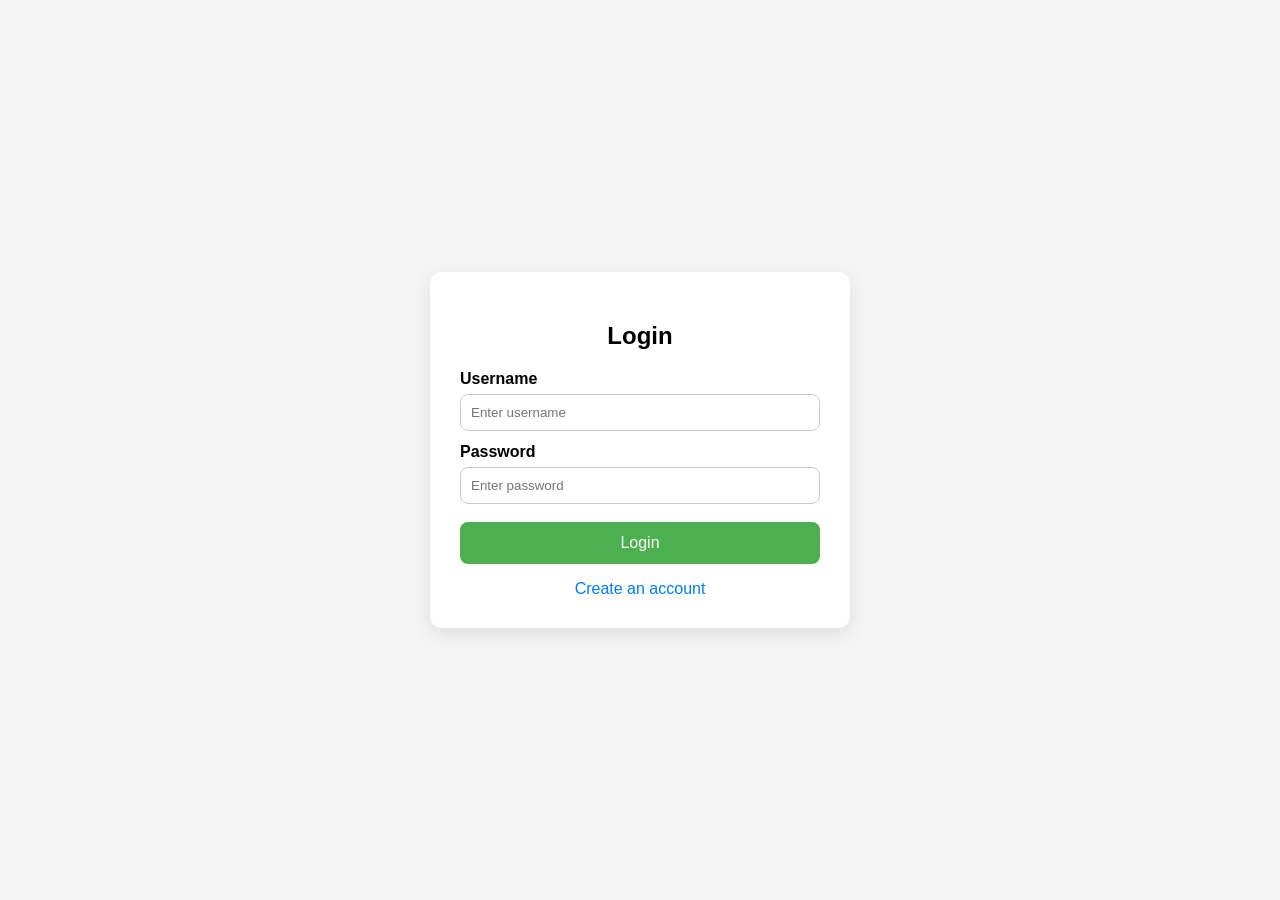
<file: src/main/resources/static/login.html>
<!DOCTYPE html>
<html lang="en">
<head>
    <meta charset="UTF-8">
    <meta name="viewport" content="width=device-width, initial-scale=1.0">
    <title>Login</title>
    <style>
        body {
            font-family: Arial, sans-serif;
            background: #f5f5f5;
            display: flex;
            justify-content: center;
            align-items: center;
            height: 100vh;
            margin: 0;
        }
        .card {
            background: white;
            padding: 30px;
            border-radius: 12px;
            box-shadow: 0 6px 20px rgba(0,0,0,0.1);
            width: 360px;
        }
        h2 {
            text-align: center;
            margin-bottom: 20px;
        }
        label {
            display: block;
            margin: 12px 0 6px;
            font-weight: bold;
        }
        input {
            width: 100%;
            padding: 10px;
            box-sizing: border-box;
            border: 1px solid #ccc;
            border-radius: 8px;
        }
        button {
            width: 100%;
            margin-top: 18px;
            padding: 12px;
            border: none;
            border-radius: 8px;
            background: #4CAF50;
            color: white;
            font-size: 16px;
            cursor: pointer;
        }
        .link {
            text-align: center;
            margin-top: 16px;
        }
        .link a {
            color: #007bff;
            text-decoration: none;
        }
    </style>
</head>
<body>
    <div class="card">
        <h2>Login</h2>
        <form action="/login" method="post">
            <label for="username">Username</label>
            <input type="text" id="username" name="username" placeholder="Enter username" required>

            <label for="password">Password</label>
            <input type="password" id="password" name="password" placeholder="Enter password" required>

            <button type="submit">Login</button>
        </form>
        <div class="link">
            <a href="/signup">Create an account</a>
        </div>
    </div>
</body>
</html>
</file>
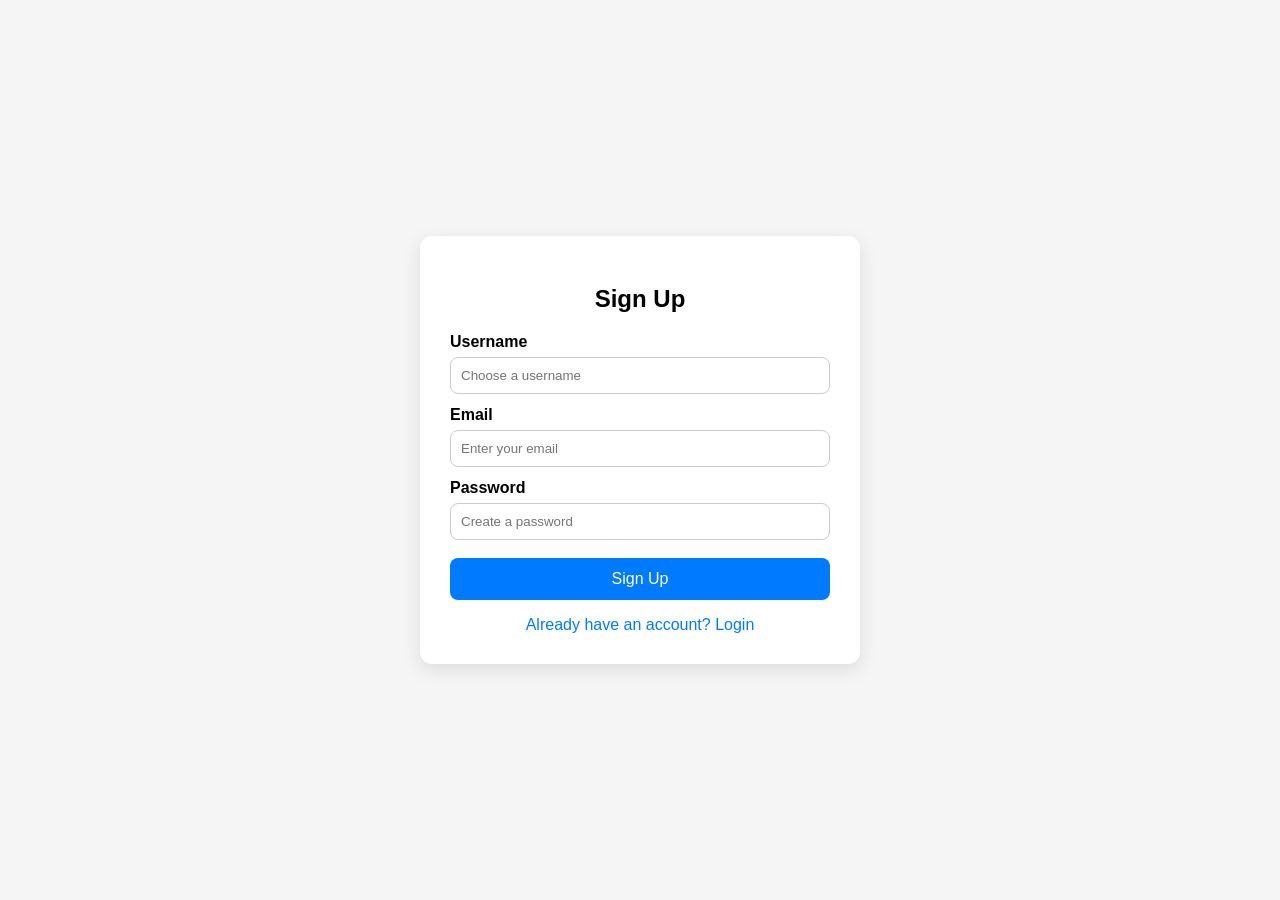
<file: src/main/resources/static/signup.html>
<!DOCTYPE html>
<html lang="en">
<head>
    <meta charset="UTF-8">
    <meta name="viewport" content="width=device-width, initial-scale=1.0">
    <title>Sign Up</title>
    <style>
        body {
            font-family: Arial, sans-serif;
            background: #f5f5f5;
            display: flex;
            justify-content: center;
            align-items: center;
            height: 100vh;
            margin: 0;
        }
        .card {
            background: white;
            padding: 30px;
            border-radius: 12px;
            box-shadow: 0 6px 20px rgba(0,0,0,0.1);
            width: 380px;
        }
        h2 {
            text-align: center;
            margin-bottom: 20px;
        }
        label {
            display: block;
            margin: 12px 0 6px;
            font-weight: bold;
        }
        input {
            width: 100%;
            padding: 10px;
            box-sizing: border-box;
            border: 1px solid #ccc;
            border-radius: 8px;
        }
        button {
            width: 100%;
            margin-top: 18px;
            padding: 12px;
            border: none;
            border-radius: 8px;
            background: #007bff;
            color: white;
            font-size: 16px;
            cursor: pointer;
        }
        .link {
            text-align: center;
            margin-top: 16px;
        }
        .link a {
            color: #007bff;
            text-decoration: none;
        }
        .message {
            text-align: center;
            margin-bottom: 12px;
        }
        .success-message {
            color: #16803c;
        }
        .error-message {
            color: #b42318;
        }
    </style>
</head>
<body>
    <div class="card">
        <h2>Sign Up</h2>
        <p class="message success-message" id="signup-message" role="status" hidden>
            Account created successfully.
        </p>
        <p class="message error-message" id="signup-error" role="alert" hidden></p>
        <form action="/signup" method="post">
            <label for="username">Username</label>
            <input type="text" id="username" name="username" placeholder="Choose a username" required>

            <label for="email">Email</label>
            <input type="email" id="email" name="email" placeholder="Enter your email" required>

            <label for="password">Password</label>
            <input type="password" id="password" name="password" placeholder="Create a password" required>

            <button type="submit">Sign Up</button>
        </form>
        <div class="link">
            <a href="/login">Already have an account? Login</a>
        </div>
    </div>
    <script>
        const signupStatus = new URLSearchParams(window.location.search);
        if (signupStatus.has("success")) {
            document.getElementById("signup-message").hidden = false;
        } else if (signupStatus.get("error") === "duplicate") {
            const errorMessage = document.getElementById("signup-error");
            errorMessage.textContent = "That username or email is already registered. Please use a different one.";
            errorMessage.hidden = false;
        } else if (signupStatus.get("error") === "invalid") {
            const errorMessage = document.getElementById("signup-error");
            errorMessage.textContent = "Please enter valid signup details.";
            errorMessage.hidden = false;
        }
    </script>
</body>
</html>
</file>
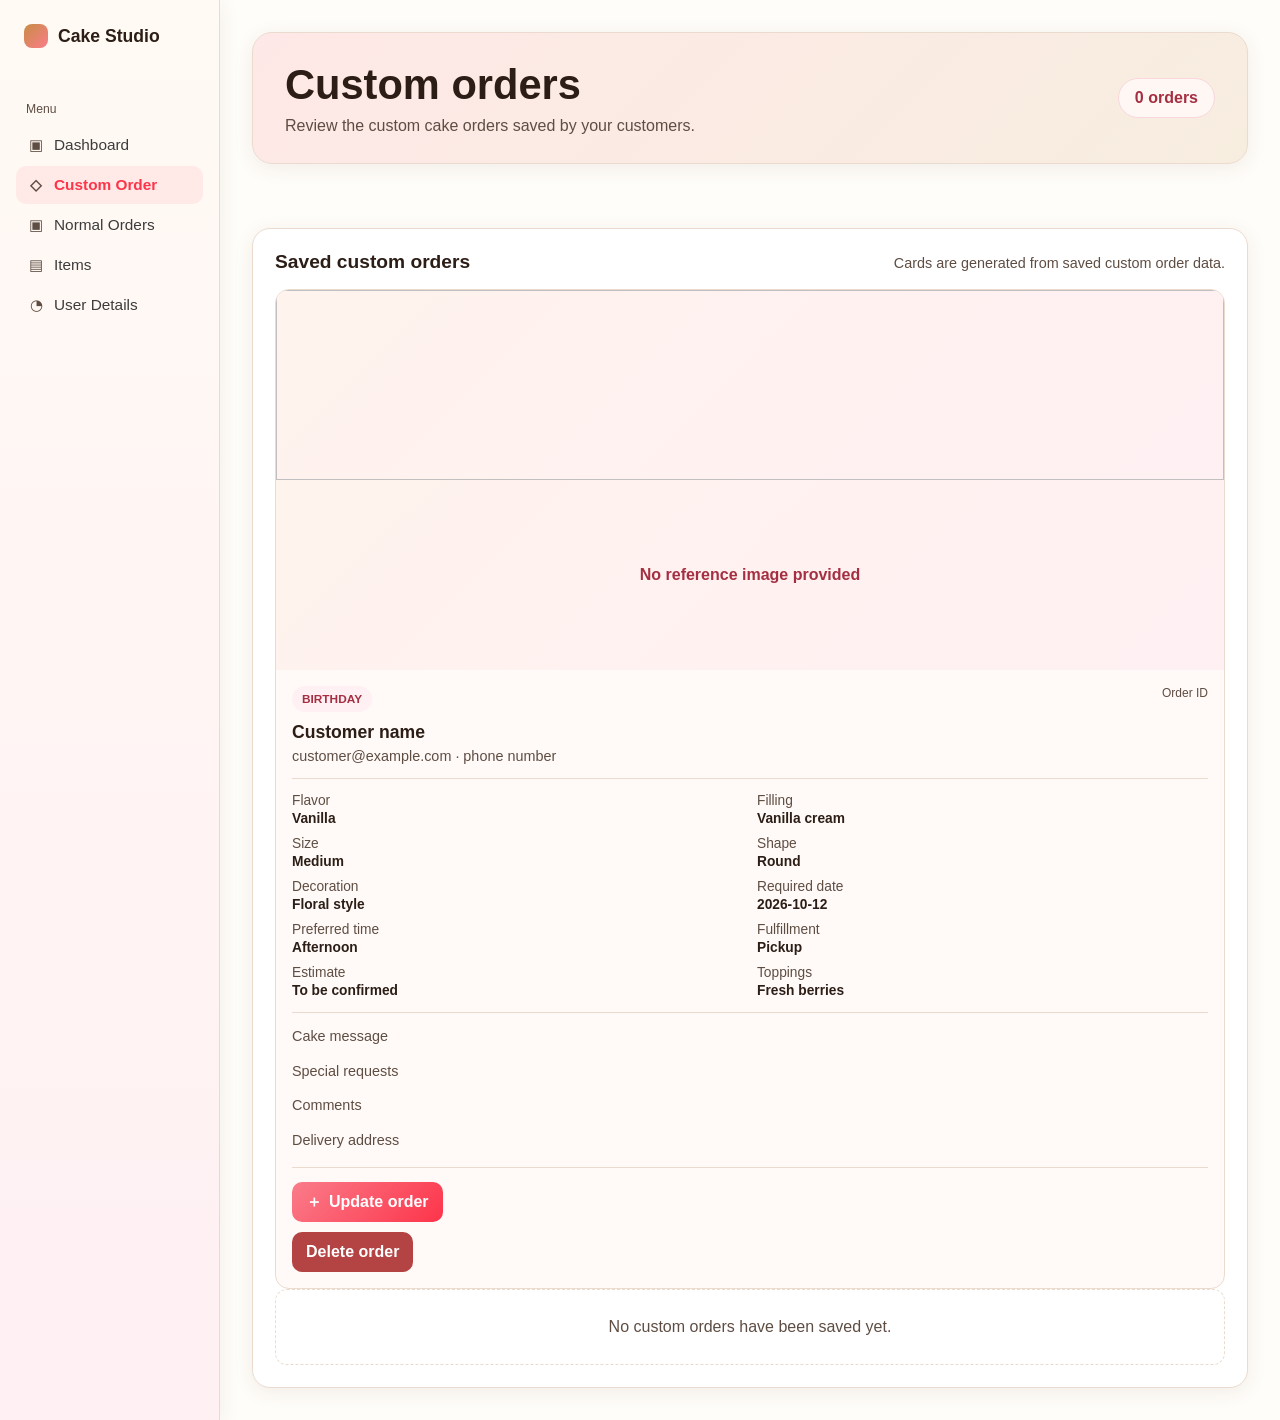
<file: src/main/java/com/example/cake/Admin/static/custome_order.html>
<!DOCTYPE html>
<html lang="en" xmlns:th="http://www.thymeleaf.org">
<head>
  <meta charset="UTF-8">
  <meta name="viewport" content="width=device-width, initial-scale=1.0">
  <title>Custom Orders | Cake Studio Admin</title>
  <style>
    :root {
      --bg: #fffdf9;
      --heading: #2c1e16;
      --muted: #5e4d43;
      --line: #eadbce;
      --shadow: 0 4px 20px rgba(78, 48, 25, 0.08);
    }

    * { box-sizing: border-box; }

    body {
      margin: 0;
      background: var(--bg);
      color: var(--heading);
      font-family: "Plus Jakarta Sans", Arial, sans-serif;
    }

    .admin-layout {
      display: flex;
      min-height: 100vh;
    }

    .sidebar {
      width: 220px;
      min-width: 220px;
      min-height: 100vh;
      background: linear-gradient(180deg, #fffaf4 0%, #fff0f3 100%);
      border-right: 1px solid var(--line);
      padding: 18px 16px 24px;
      display: flex;
      flex-direction: column;
      box-shadow: var(--shadow);
    }

    .brand {
      display: flex;
      align-items: center;
      gap: 10px;
      padding: 6px 8px 18px;
      color: var(--heading);
      font-size: 1.1rem;
      font-weight: 700;
      text-decoration: none;
    }

    .brand-mark {
      width: 24px;
      height: 24px;
      border-radius: 8px;
      background: linear-gradient(135deg, #c88d44, #fa7c8a);
    }

    .nav-section {
      margin-top: 14px;
      padding-top: 10px;
    }

    .nav-title {
      margin: 12px 10px 10px;
      color: var(--muted);
      font-size: 0.76rem;
    }

    .nav-item {
      display: flex;
      align-items: center;
      gap: 10px;
      padding: 10px 12px;
      margin: 2px 0;
      border-radius: 10px;
      color: #3c3c3c;
      font-size: 0.96rem;
      text-decoration: none;
    }

    .nav-item:hover,
    .nav-item.active {
      background: rgba(250, 124, 138, 0.12);
      color: #fd344a;
    }

    .nav-item.active { font-weight: 700; }

    .nav-item .icon {
      width: 16px;
      color: var(--muted);
      text-align: center;
    }

    .main {
      flex: 1;
      min-width: 0;
      padding: 32px;
    }

    .page-header {
      display: flex;
      align-items: center;
      justify-content: space-between;
      gap: 20px;
      padding: 28px 32px;
      background: linear-gradient(135deg, rgba(250, 124, 138, 0.16), rgba(200, 141, 68, 0.14));
      border: 1px solid var(--line);
      border-radius: 20px;
      box-shadow: var(--shadow);
    }

    h1 {
      margin: 0 0 8px;
      font-size: clamp(1.8rem, 4vw, 2.6rem);
    }

    .page-header p {
      margin: 0;
      color: var(--muted);
    }

    .summary-pill {
      flex: 0 0 auto;
      padding: 10px 16px;
      border: 1px solid #f8d7dd;
      border-radius: 999px;
      background: #fff7f3;
      color: #a52f42;
      font-weight: 700;
    }

    .message {
      margin: 18px 0 0;
      padding: 12px 15px;
      border-radius: 10px;
    }

    .message.success {
      background: #eafaf2;
      color: #16704d;
    }

    .message.error {
      background: #fff0ed;
      color: #a52f26;
    }

    .panel {
      margin-top: 22px;
      padding: 22px;
      border: 1px solid var(--line);
      border-radius: 18px;
      background: #fff;
      box-shadow: var(--shadow);
    }

    .panel-heading {
      display: flex;
      align-items: baseline;
      justify-content: space-between;
      gap: 12px;
      margin-bottom: 16px;
    }

    .panel h2 {
      margin: 0;
      font-size: 1.2rem;
    }

    .panel-heading p {
      margin: 0;
      color: var(--muted);
      font-size: 0.9rem;
    }

    .order-list {
      display: grid;
      grid-template-columns: repeat(auto-fit, minmax(min(100%, 290px), 1fr));
      gap: 16px;
    }

    .order-card {
      overflow: hidden;
      border: 1px solid var(--line);
      border-radius: 14px;
      background: #fffaf7;
    }

    .order-image {
      display: block;
      width: 100%;
      height: 190px;
      object-fit: cover;
      background: linear-gradient(135deg, #fff3ed, #fff0f3);
    }

    .image-placeholder {
      display: grid;
      min-height: 190px;
      place-items: center;
      padding: 20px;
      background: linear-gradient(135deg, #fff3ed, #fff0f3);
      color: #a52f42;
      font-weight: 700;
      text-align: center;
    }

    .order-details { padding: 16px; }

    .order-topline {
      display: flex;
      align-items: flex-start;
      justify-content: space-between;
      gap: 10px;
      margin-bottom: 10px;
    }

    .occasion {
      display: inline-block;
      padding: 6px 10px;
      border-radius: 999px;
      background: #fff1f3;
      color: #a52f42;
      font-size: 0.74rem;
      font-weight: 700;
      text-transform: uppercase;
    }

    .order-id {
      max-width: 45%;
      color: var(--muted);
      font-size: 0.75rem;
      overflow-wrap: anywhere;
      text-align: right;
    }

    .order-details h3 {
      margin: 0 0 5px;
      font-size: 1.1rem;
    }

    .contact {
      margin: 0 0 14px;
      color: var(--muted);
      font-size: 0.9rem;
      overflow-wrap: anywhere;
    }

    .order-meta {
      display: grid;
      grid-template-columns: 1fr 1fr;
      gap: 10px 14px;
      margin: 0;
      padding: 14px 0;
      border-top: 1px solid var(--line);
      border-bottom: 1px solid var(--line);
      font-size: 0.86rem;
    }

    .order-meta div { min-width: 0; }
    .order-meta dt { color: var(--muted); }
    .order-meta dd {
      margin: 3px 0 0;
      font-weight: 700;
      overflow-wrap: anywhere;
    }

    .request {
      margin: 13px 0 0;
      color: var(--muted);
      font-size: 0.9rem;
      line-height: 1.5;
      overflow-wrap: anywhere;
    }

    .update-panel {
      margin-top: 16px;
      border-top: 1px solid var(--line);
      padding-top: 14px;
    }

    .update-button,
    .save-button {
      display: inline-flex;
      align-items: center;
      justify-content: center;
      min-height: 40px;
      padding: 9px 14px;
      border: 0;
      border-radius: 10px;
      background: linear-gradient(135deg, #fa7c8a, #fd344a);
      color: #fff;
      font: inherit;
      font-weight: 700;
      cursor: pointer;
    }

    .update-button {
      width: fit-content;
      list-style: none;
    }

    .update-button::-webkit-details-marker { display: none; }

    .update-button::before {
      content: "＋";
      margin-right: 7px;
    }

    .update-panel[open] .update-button::before { content: "−"; }

    .delete-order-button {
      display: inline-flex;
      align-items: center;
      justify-content: center;
      min-height: 40px;
      margin-top: 10px;
      padding: 9px 14px;
      border: 0;
      border-radius: 10px;
      background: #b44343;
      color: #fff;
      font: inherit;
      font-weight: 700;
      cursor: pointer;
    }

    .delete-order-button:hover { background: #963737; }

    .update-form {
      display: grid;
      gap: 12px;
      margin-top: 14px;
    }

    .update-fields {
      display: grid;
      grid-template-columns: 1fr 1fr;
      gap: 10px;
    }

    .update-field {
      display: grid;
      gap: 5px;
      min-width: 0;
    }

    .update-field.wide { grid-column: 1 / -1; }

    .update-field label {
      color: var(--muted);
      font-size: 0.8rem;
      font-weight: 700;
    }

    .update-field input,
    .update-field textarea,
    .update-field select {
      width: 100%;
      min-width: 0;
      padding: 9px 10px;
      border: 1px solid var(--line);
      border-radius: 8px;
      background: #fff;
      color: var(--heading);
      font: inherit;
      font-size: 0.88rem;
    }

    .update-field textarea {
      min-height: 72px;
      resize: vertical;
    }

    .save-button { justify-self: start; }

    .empty-state {
      margin: 0;
      padding: 28px 20px;
      border: 1px dashed var(--line);
      border-radius: 12px;
      color: var(--muted);
      text-align: center;
    }

    @media (max-width: 820px) {
      .admin-layout { flex-direction: column; }

      .sidebar {
        width: 100%;
        min-width: 0;
        min-height: 0;
        border-right: 0;
        border-bottom: 1px solid var(--line);
        padding: 12px 14px;
      }

      .nav-section {
        display: flex;
        flex-wrap: wrap;
        align-items: center;
        gap: 4px;
        margin: 0;
        padding: 0;
      }

      .nav-title { display: none; }
      .main { padding: 20px 14px; }
      .page-header { padding: 24px 20px; }
    }

    @media (max-width: 560px) {
      .page-header,
      .panel-heading {
        align-items: flex-start;
        flex-direction: column;
      }

      .summary-pill { align-self: flex-start; }
    }

    @media (max-width: 380px) {
      .update-fields { grid-template-columns: 1fr; }
      .update-field.wide { grid-column: auto; }
    }
  </style>
</head>
<body>
  <div class="admin-layout">
    <aside class="sidebar" aria-label="Admin navigation">
      <a class="brand" href="/dashboard">
        <span class="brand-mark" aria-hidden="true"></span>
        <span>Cake Studio</span>
      </a>
      <nav class="nav-section" aria-label="Admin pages">
        <div class="nav-title">Menu</div>
        <a class="nav-item" href="/dashboard"><span class="icon">▣</span>Dashboard</a>
        <a class="nav-item active" href="/custome_order" aria-current="page"><span class="icon">◇</span>Custom Order</a>
        <a class="nav-item" href="/normal_orders"><span class="icon">▣</span>Normal Orders</a>
        <a class="nav-item" href="/item"><span class="icon">▤</span>Items</a>
        <a class="nav-item" href="/user_details"><span class="icon">◔</span>User Details</a>
      </nav>
    </aside>

    <main class="main">
      <header class="page-header">
        <div>
          <h1>Custom orders</h1>
          <p>Review the custom cake orders saved by your customers.</p>
        </div>
        <div class="summary-pill"
             th:text="${#lists.size(customOrders)} + ' orders'">0 orders</div>
      </header>

      <div class="message"
           th:if="${customOrderMessage}"
           th:classappend="${customOrderMessageType}"
           th:text="${customOrderMessage}"
           role="status"></div>

      <section class="panel" aria-labelledby="saved-orders-heading">
        <div class="panel-heading">
          <h2 id="saved-orders-heading">Saved custom orders</h2>
          <p>Cards are generated from saved custom order data.</p>
        </div>

        <div class="order-list" th:if="${!#lists.isEmpty(customOrders)}">
          <article class="order-card" th:each="order : ${customOrders}">
            <img class="order-image"
                 th:if="${order.imageUrl != null and !#strings.isEmpty(order.imageUrl)}"
                 th:src="${order.imageUrl}"
                 th:alt="${'Reference cake for ' + order.name}">
            <div class="image-placeholder"
                 th:unless="${order.imageUrl != null and !#strings.isEmpty(order.imageUrl)}">
              No reference image provided
            </div>

            <div class="order-details">
              <div class="order-topline">
                <span class="occasion"
                      th:text="${order.occasion != null and !#strings.isEmpty(order.occasion) ? order.occasion : 'Custom cake'}">Birthday</span>
                <span class="order-id"
                      th:if="${order.id != null and !#strings.isEmpty(order.id)}"
                      th:text="${'Order ' + order.id}">Order ID</span>
              </div>
              <h3 th:text="${order.name != null and !#strings.isEmpty(order.name) ? order.name : 'Customer'}">Customer name</h3>
              <p class="contact">
                <span th:if="${order.email != null and !#strings.isEmpty(order.email)}"
                      th:text="${order.email}">customer@example.com</span>
                <span th:if="${order.phoneNumber != null and !#strings.isEmpty(order.phoneNumber)}"
                      th:text="${' · ' + order.phoneNumber}"> · phone number</span>
              </p>

              <dl class="order-meta">
                <div th:if="${order.cakeFlavor != null and !#strings.isEmpty(order.cakeFlavor)}">
                  <dt>Flavor</dt><dd th:text="${order.cakeFlavor}">Vanilla</dd>
                </div>
                <div th:if="${order.filling != null and !#strings.isEmpty(order.filling)}">
                  <dt>Filling</dt><dd th:text="${order.filling}">Vanilla cream</dd>
                </div>
                <div th:if="${order.cakeSize != null and !#strings.isEmpty(order.cakeSize)}">
                  <dt>Size</dt><dd th:text="${order.cakeSize}">Medium</dd>
                </div>
                <div th:if="${order.cakeShape != null and !#strings.isEmpty(order.cakeShape)}">
                  <dt>Shape</dt><dd th:text="${order.cakeShape}">Round</dd>
                </div>
                <div th:if="${order.decoration != null and !#strings.isEmpty(order.decoration)}">
                  <dt>Decoration</dt><dd th:text="${order.decoration}">Floral style</dd>
                </div>
                <div th:if="${order.requiredDate != null and !#strings.isEmpty(order.requiredDate)}">
                  <dt>Required date</dt><dd th:text="${order.requiredDate}">2026-10-12</dd>
                </div>
                <div th:if="${order.preferredTime != null and !#strings.isEmpty(order.preferredTime)}">
                  <dt>Preferred time</dt><dd th:text="${order.preferredTime}">Afternoon</dd>
                </div>
                <div th:if="${order.fulfillmentMethod != null and !#strings.isEmpty(order.fulfillmentMethod)}">
                  <dt>Fulfillment</dt><dd th:text="${order.fulfillmentMethod}">Pickup</dd>
                </div>
                <div th:if="${order.estimatedTotal != null and !#strings.isEmpty(order.estimatedTotal)}">
                  <dt>Estimate</dt><dd th:text="${order.estimatedTotal}">To be confirmed</dd>
                </div>
                <div th:if="${order.toppings != null and !#lists.isEmpty(order.toppings)}">
                  <dt>Toppings</dt>
                  <dd>
                    <span th:each="topping, status : ${order.toppings}"
                          th:text="${(status.first ? '' : ', ') + topping}">Fresh berries</span>
                  </dd>
                </div>
              </dl>

              <p class="request"
                 th:if="${order.cakeMessage != null and !#strings.isEmpty(order.cakeMessage)}"
                 th:text="${'Cake message: ' + order.cakeMessage}">Cake message</p>
              <p class="request"
                 th:if="${order.specialRequests != null and !#strings.isEmpty(order.specialRequests)}"
                 th:text="${'Special requests: ' + order.specialRequests}">Special requests</p>
              <p class="request"
                 th:if="${order.comments != null and !#strings.isEmpty(order.comments)}"
                 th:text="${'Comments: ' + order.comments}">Comments</p>
              <p class="request"
                 th:if="${order.fulfillmentMethod == 'Delivery' and order.address != null and !#strings.isEmpty(order.address)}"
                 th:text="${'Delivery address: ' + order.address}">Delivery address</p>

              <details class="update-panel">
                <summary class="update-button">Update order</summary>
                <form class="update-form"
                      th:action="@{/admin/custom-orders/update}"
                      method="post">
                  <input type="hidden" name="id" th:value="${order.id}">
                  <input type="hidden" name="username" th:value="${order.username}">
                  <input type="hidden" name="imageUrl" th:value="${order.imageUrl}">
                  <input type="hidden" name="orderDate" th:value="${order.orderDate}">
                  <input type="hidden" name="description" th:value="${order.description}">

                  <div class="update-fields">
                    <div class="update-field">
                      <label th:for="${'name-' + order.id}">Customer name</label>
                      <input th:id="${'name-' + order.id}" name="name" th:value="${order.name}" maxlength="120" required>
                    </div>
                    <div class="update-field">
                      <label th:for="${'email-' + order.id}">Email</label>
                      <input th:id="${'email-' + order.id}" name="email" th:value="${order.email}" type="email" maxlength="254" required>
                    </div>
                    <div class="update-field">
                      <label th:for="${'phone-' + order.id}">Phone</label>
                      <input th:id="${'phone-' + order.id}" name="phoneNumber" th:value="${order.phoneNumber}" maxlength="40" required>
                    </div>
                    <div class="update-field">
                      <label th:for="${'occasion-' + order.id}">Occasion</label>
                      <input th:id="${'occasion-' + order.id}" name="occasion" th:value="${order.occasion}" maxlength="80" required>
                    </div>
                    <div class="update-field">
                      <label th:for="${'shape-' + order.id}">Cake shape</label>
                      <input th:id="${'shape-' + order.id}" name="cakeShape" th:value="${order.cakeShape}" maxlength="80">
                    </div>
                    <div class="update-field">
                      <label th:for="${'flavor-' + order.id}">Flavor</label>
                      <input th:id="${'flavor-' + order.id}" name="cakeFlavor" th:value="${order.cakeFlavor}" maxlength="80">
                    </div>
                    <div class="update-field">
                      <label th:for="${'size-' + order.id}">Size</label>
                      <input th:id="${'size-' + order.id}" name="cakeSize" th:value="${order.cakeSize}" maxlength="80">
                    </div>
                    <div class="update-field">
                      <label th:for="${'filling-' + order.id}">Filling</label>
                      <input th:id="${'filling-' + order.id}" name="filling" th:value="${order.filling}" maxlength="100">
                    </div>
                    <div class="update-field">
                      <label th:for="${'decoration-' + order.id}">Decoration</label>
                      <input th:id="${'decoration-' + order.id}" name="decoration" th:value="${order.decoration}" maxlength="120">
                    </div>
                    <div class="update-field">
                      <label th:for="${'toppings-' + order.id}">Toppings (comma-separated)</label>
                      <input th:id="${'toppings-' + order.id}"
                             name="toppings"
                             th:value="${order.toppings == null ? '' : #strings.listJoin(order.toppings, ', ')}"
                             maxlength="500">
                    </div>
                    <div class="update-field">
                      <label th:for="${'required-date-' + order.id}">Required date</label>
                      <input th:id="${'required-date-' + order.id}" name="requiredDate" th:value="${order.requiredDate}" type="date" required>
                    </div>
                    <div class="update-field">
                      <label th:for="${'preferred-time-' + order.id}">Preferred time</label>
                      <input th:id="${'preferred-time-' + order.id}" name="preferredTime" th:value="${order.preferredTime}" maxlength="80">
                    </div>
                    <div class="update-field">
                      <label th:for="${'fulfillment-' + order.id}">Fulfillment</label>
                      <select th:id="${'fulfillment-' + order.id}" name="fulfillmentMethod" required>
                        <option value="Pickup" th:selected="${order.fulfillmentMethod == 'Pickup'}">Pickup</option>
                        <option value="Delivery" th:selected="${order.fulfillmentMethod == 'Delivery'}">Delivery</option>
                      </select>
                    </div>
                    <div class="update-field">
                      <label th:for="${'estimate-' + order.id}">Estimate</label>
                      <input th:id="${'estimate-' + order.id}" name="estimatedTotal" th:value="${order.estimatedTotal}" maxlength="80">
                    </div>
                    <div class="update-field wide">
                      <label th:for="${'address-' + order.id}">Delivery address</label>
                      <textarea th:id="${'address-' + order.id}" name="address" th:text="${order.address}" maxlength="500"></textarea>
                    </div>
                    <div class="update-field wide">
                      <label th:for="${'message-' + order.id}">Message on cake</label>
                      <textarea th:id="${'message-' + order.id}" name="cakeMessage" th:text="${order.cakeMessage}" maxlength="500"></textarea>
                    </div>
                    <div class="update-field wide">
                      <label th:for="${'requests-' + order.id}">Special requests</label>
                      <textarea th:id="${'requests-' + order.id}" name="specialRequests" th:text="${order.specialRequests}" maxlength="1000"></textarea>
                    </div>
                    <div class="update-field wide">
                      <label th:for="${'comments-' + order.id}">Comments</label>
                      <textarea th:id="${'comments-' + order.id}" name="comments" th:text="${order.comments}" maxlength="1000"></textarea>
                    </div>
                  </div>
                  <button class="save-button" type="submit">Save changes</button>
                </form>
              </details>
              <form th:action="@{/admin/custom-orders/delete}" method="post">
                <input type="hidden" name="id" th:value="${order.id}">
                <button class="delete-order-button" type="submit">Delete order</button>
              </form>
            </div>
          </article>
        </div>

        <p class="empty-state" th:if="${#lists.isEmpty(customOrders)}">
          No custom orders have been saved yet.
        </p>
      </section>
    </main>
  </div>
</body>
</html>
</file>
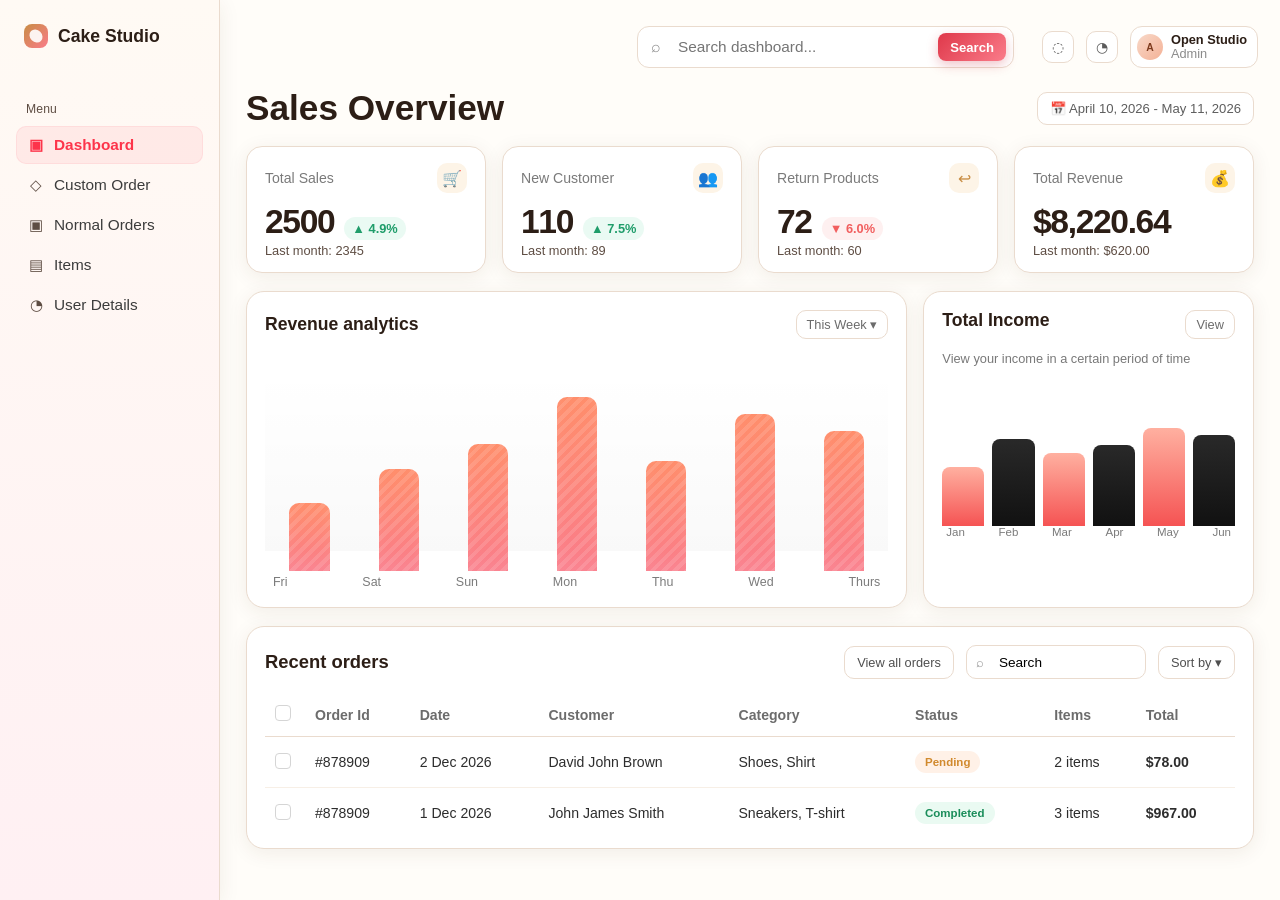
<file: src/main/java/com/example/cake/Admin/static/dashboard.html>
<!DOCTYPE html>
<html lang="en">
<head>
    <meta charset="UTF-8">
    <meta name="viewport" content="width=device-width, initial-scale=1.0">
    <title>Finexy Dashboard</title>
    <style>
        :root {
            --bg: #FFFDF9;
            --panel: #ffffff;
            --sidebar: #FDF8F2;
            --heading: #2C1E16;
            --muted: #5E4D43;
            --line: #EADBCE;
            --soft-line: #F7EFE6;
            --accent: #fa7c8a;
            --accent-deep: #fd344a;
            --accent-soft: #FEECEF;
            --gold: #C88D44;
            --gold-soft: #FDF4E7;
            --green: #1f9d6a;
            --green-soft: #eafaf3;
            --red: #f15f5f;
            --red-soft: #fef0f0;
            --shadow: 0 4px 20px rgba(78, 48, 25, 0.08);
        }

        * {
            box-sizing: border-box;
        }

        body {
            margin: 0;
            font-family: 'Plus Jakarta Sans', Arial, sans-serif;
            background: var(--bg);
            color: var(--heading);
        }

        .dashboard-shell {
            display: flex;
            min-height: 100vh;
        }

        .sidebar {
            width: 220px;
            background: linear-gradient(180deg, #fffaf4 0%, #FFF0F3 100%);
            border-right: 1px solid var(--line);
            padding: 18px 16px 24px;
            display: flex;
            flex-direction: column;
            box-shadow: var(--shadow);
        }

        .brand {
            display: flex;
            align-items: center;
            gap: 10px;
            padding: 6px 8px 18px;
            font-size: 1.1rem;
            font-weight: 700;
        }

        .brand-mark {
            width: 24px;
            height: 24px;
            border-radius: 8px;
            background: linear-gradient(135deg, var(--gold), var(--accent));
            position: relative;
            display: inline-block;
        }

        .brand-mark::before {
            content: "";
            position: absolute;
            inset: 6px 5px 6px 5px;
            border-radius: 50%;
            background: rgba(255,255,255,0.9);
            transform: rotate(45deg);
        }

        .nav-section {
            margin-top: 14px;
            padding-top: 10px;
        }

        .nav-title {
            font-size: 0.76rem;
            color: var(--muted);
            text-transform: none;
            margin: 12px 10px 10px;
            letter-spacing: 0.01em;
        }

        .nav-item {
            display: flex;
            align-items: center;
            gap: 10px;
            padding: 10px 12px;
            margin: 2px 0;
            border-radius: 10px;
            color: #3c3c3c;
            text-decoration: none;
            font-size: 0.96rem;
        }
        .nav-item:hover {
            background: var(--accent-soft);
            color: var(--accent-deep);
        }

        .nav-item .icon {
            width: 16px;
            text-align: center;
            color: var(--muted);
            font-size: 0.96rem;
        }

        .nav-item.active {
            background: rgba(250, 124, 138, 0.12);
            color: var(--accent-deep);
            font-weight: 700;
            box-shadow: inset 0 0 0 1px rgba(250, 124, 138, 0.12);
        }

        .nav-item.active .icon {
            color: var(--accent-deep);
        }

        .nav-item .badge {
            margin-left: auto;
            background: #ececec;
            color: #5b5b5b;
            border-radius: 12px;
            font-size: 0.7rem;
            padding: 2px 7px;
            min-width: 20px;
            text-align: center;
        }

        .sidebar-footer {
            margin-top: auto;
            padding-top: 18px;
            border-top: 1px solid var(--line);
        }

        .main {
            flex: 1;
            padding: 18px 22px 30px;
        }

        .topbar {
            display: flex;
            align-items: center;
            justify-content: space-between;
            gap: 18px;
            padding: 8px 0 20px;
        }

        .search-wrap {
            flex: 1;
            max-width: 440px;
            margin-left: auto;
            margin-right: 10px;
            position: relative;
        }

        .search-wrap input {
            width: 100%;
            height: 42px;
            border: 1px solid var(--line);
            border-radius: 12px;
            background: #fff;
            padding: 0 42px 0 40px;
            font-size: 0.96rem;
            outline: none;
            color: var(--muted);
        }

        .search-wrap .search-icon {
            position: absolute;
            left: 14px;
            top: 50%;
            transform: translateY(-50%);
            color: #8b8b8b;
            font-size: 1rem;
        }

        .search-wrap .shortcut {
            position: absolute;
            right: 14px;
            top: 50%;
            transform: translateY(-50%);
            display: flex;
            gap: 4px;
            color: #8a8a8a;
            font-size: 0.7rem;
        }

        .shortcut-key {
            min-width: 18px;
            height: 18px;
            border: 1px solid var(--line);
            border-radius: 5px;
            background: #fff;
            display: grid;
            place-items: center;
            line-height: 1;
        }

        .topbar-actions {
            display: flex;
            align-items: center;
            gap: 12px;
        }

        .top-icon {
            width: 32px;
            height: 32px;
            background: #ffffff;
            border: 1px solid var(--line);
            border-radius: 10px;
            display: grid;
            place-items: center;
            color: #5b5b5b;
            font-size: 0.9rem;
        }

        .user-pill {
            display: flex;
            align-items: center;
            gap: 8px;
            background: #fff;
            border: 1px solid var(--line);
            border-radius: 12px;
            padding: 6px 10px 6px 6px;
            font-size: 0.8rem;
        }

        .avatar {
            width: 26px;
            height: 26px;
            border-radius: 50%;
            background: linear-gradient(135deg, #f8d9c9, #f4b196);
            display: grid;
            place-items: center;
            font-size: 0.65rem;
            font-weight: 700;
            color: #7d3a1d;
        }

        .content {
            padding: 0 4px;
        }

        .page-header {
            display: flex;
            align-items: center;
            justify-content: space-between;
            margin-bottom: 18px;
        }

        h1 {
            margin: 0;
            font-size: 2.2rem;
            font-weight: 700;
        }

        .header-date {
            display: flex;
            align-items: center;
            gap: 8px;
            padding: 8px 12px;
            border-radius: 10px;
            background: #fff;
            border: 1px solid var(--line);
            color: #5d5d5d;
            font-size: 0.82rem;
        }

        .stats-grid {
            display: grid;
            grid-template-columns: repeat(4, minmax(0, 1fr));
            gap: 16px;
            margin-bottom: 18px;
        }

        .stat-card {
            background: var(--panel);
            border: 1px solid var(--line);
            border-radius: 16px;
            padding: 16px 18px 14px;
            box-shadow: var(--shadow);
        }

        .stat-head {
            display: flex;
            justify-content: space-between;
            align-items: center;
            color: #7a7a7a;
            font-size: 0.88rem;
            margin-bottom: 10px;
        }

        .stat-icon {
            width: 30px;
            height: 30px;
            border-radius: 10px;
            background: var(--gold-soft);
            display: grid;
            place-items: center;
            color: var(--gold);
            font-size: 1rem;
        }

        .stat-value {
            display: flex;
            align-items: baseline;
            gap: 10px;
            margin-bottom: 2px;
        }

        .stat-value strong {
            font-size: 2.1rem;
            font-weight: 700;
            letter-spacing: -0.04em;
        }

        .trend {
            font-size: 0.8rem;
            font-weight: 700;
            display: inline-flex;
            align-items: center;
            gap: 4px;
            padding: 4px 8px;
            border-radius: 999px;
        }

        .trend.up {
            background: var(--green-soft);
            color: var(--green);
        }

        .trend.down {
            background: var(--red-soft);
            color: var(--red);
        }

        .subtext {
            color: var(--muted);
            font-size: 0.8rem;
        }

        .analytics-grid {
            display: grid;
            grid-template-columns: 2fr 1fr;
            gap: 16px;
            margin-bottom: 18px;
        }

        .panel {
            background: var(--panel);
            border: 1px solid var(--line);
            border-radius: 18px;
            box-shadow: var(--shadow);
            padding: 18px 18px 12px;
        }

        .panel-header {
            display: flex;
            align-items: center;
            justify-content: space-between;
            margin-bottom: 12px;
        }

        .panel-title {
            font-size: 1.1rem;
            font-weight: 700;
            margin: 0;
        }

        .panel-tag {
            font-size: 0.8rem;
            color: #6b6b6b;
            background: transparent;
            border: 1px solid var(--line);
            border-radius: 10px;
            padding: 6px 10px;
        }

        .chart-area {
            height: 220px;
            display: flex;
            align-items: end;
            justify-content: space-between;
            gap: 12px;
            padding: 8px 6px 0;
            position: relative;
            overflow: hidden;
        }

        .chart-area::before {
            content: "";
            position: absolute;
            inset: 18px 0 20px;
            background: linear-gradient(to top, rgba(0,0,0,0.025), rgba(0,0,0,0));
            pointer-events: none;
        }

        .chart-column {
            position: relative;
            flex: 1;
            height: 100%;
            display: flex;
            align-items: end;
            justify-content: center;
            z-index: 1;
        }

        .chart-bar {
            width: 52%;
            background: linear-gradient(180deg, #ff8e6b, var(--accent));
            border-radius: 10px 10px 0 0;
            min-height: 18px;
            box-shadow: inset 0 -10px 16px rgba(255,255,255,0.08);
            position: relative;
        }

        .chart-bar::before {
            content: "";
            position: absolute;
            inset: 0;
            background: repeating-linear-gradient(
                135deg,
                rgba(255,255,255,0.12),
                rgba(255,255,255,0.12) 4px,
                transparent 4px,
                transparent 8px
            );
            border-radius: inherit;
        }

        .x-labels {
            display: flex;
            justify-content: space-between;
            padding: 0 8px 6px;
            color: #7b7b7b;
            font-size: 0.78rem;
            margin-top: 4px;
        }

        .income-card {
            display: flex;
            flex-direction: column;
        }

        .income-card .panel-title {
            margin-bottom: 8px;
        }

        .income-sub {
            color: #787878;
            font-size: 0.8rem;
            margin-bottom: 8px;
        }

        .mini-bars {
            display: grid;
            grid-template-columns: repeat(6, 1fr);
            gap: 8px;
            align-items: end;
            height: 140px;
            margin-top: 12px;
        }

        .mini-col {
            display: flex;
            flex-direction: column;
            align-items: center;
            justify-content: end;
            height: 100%;
            gap: 8px;
        }

        .mini-bar {
            width: 100%;
            border-radius: 8px 8px 0 0;
            background: linear-gradient(180deg, #ff8e6b, var(--accent));
            min-height: 20px;
        }

        .mini-bar.dark {
            background: linear-gradient(180deg, #292929, #111111);
        }

        .mini-bar.pink {
            background: linear-gradient(180deg, #ffb0a0, #f55353);
        }

        .mini-labels {
            display: flex;
            justify-content: space-between;
            color: #7b7b7b;
            font-size: 0.72rem;
            padding: 0 4px;
        }

        .orders-panel {
            background: var(--panel);
            border: 1px solid var(--line);
            border-radius: 18px;
            box-shadow: var(--shadow);
            padding: 18px 18px 10px;
        }

        .orders-header {
            display: flex;
            justify-content: space-between;
            align-items: center;
            gap: 16px;
            margin-bottom: 14px;
        }

        .orders-header h2 {
            margin: 0;
            font-size: 1.15rem;
        }

        .orders-tools {
            display: flex;
            align-items: center;
            gap: 12px;
        }

        .search-small {
            position: relative;
        }

        .search-small input {
            width: 180px;
            height: 34px;
            border: 1px solid var(--line);
            border-radius: 10px;
            background: #fff;
            padding: 0 12px 0 32px;
            font-size: 0.85rem;
            outline: none;
        }

        .search-small .search-icon {
            position: absolute;
            left: 10px;
            top: 50%;
            transform: translateY(-50%);
            color: #8d8d8d;
            font-size: 0.82rem;
        }

        .filter-btn {
            border: 1px solid var(--line);
            background: #fff;
            border-radius: 10px;
            padding: 8px 12px;
            color: #4f4f4f;
            font-size: 0.8rem;
        }

        table {
            width: 100%;
            border-collapse: collapse;
            font-size: 0.88rem;
        }

        thead th {
            text-align: left;
            padding: 12px 10px;
            color: #6c6c6c;
            font-weight: 600;
            border-bottom: 1px solid var(--line);
        }

        tbody td {
            padding: 14px 10px;
            border-bottom: 1px solid var(--soft-line);
            color: #2d2d2d;
        }

        tbody tr:last-child td {
            border-bottom: none;
        }

        .checkbox {
            width: 16px;
            height: 16px;
            border: 1px solid #d5d5d5;
            border-radius: 4px;
            display: inline-block;
            background: #fff;
        }

        .status {
            display: inline-block;
            border-radius: 999px;
            padding: 5px 10px;
            font-size: 0.72rem;
            font-weight: 600;
        }

        .status.pending {
            background: #fff1e7;
            color: #d18a2e;
        }

        .status.completed {
            background: #eafaf2;
            color: #1a8d5a;
        }

        .amount {
            font-weight: 700;
        }

        @media (max-width: 1100px) {
            .stats-grid {
                grid-template-columns: repeat(2, minmax(0, 1fr));
            }

            .analytics-grid {
                grid-template-columns: 1fr;
            }
        }

        @media (max-width: 820px) {
            .dashboard-shell {
                flex-direction: column;
            }

            .sidebar {
                width: 100%;
                border-right: none;
                border-bottom: 1px solid var(--line);
            }

            .main {
                padding: 12px 14px 20px;
            }

            .topbar {
                flex-wrap: wrap;
            }

            .search-wrap {
                order: 3;
                max-width: none;
                width: 100%;
                margin: 0;
            }

            .stats-grid {
                grid-template-columns: 1fr;
            }

            .orders-header {
                flex-direction: column;
                align-items: flex-start;
            }
        }
    </style>
</head>
<body>
    <div class="dashboard-shell">
        <aside class="sidebar" aria-label="Admin navigation">
            <a class="brand" href="/dashboard" style="color:inherit;text-decoration:none;">
                <span class="brand-mark" aria-hidden="true"></span>
                <span>Cake Studio</span>
            </a>
            <nav class="nav-section" aria-label="Admin pages">
                <div class="nav-title">Menu</div>
                <a class="nav-item active" href="/dashboard" aria-current="page"><span class="icon">▣</span>Dashboard</a>
                <a class="nav-item" href="/custome_order"><span class="icon">◇</span>Custom Order</a>
                <a class="nav-item" href="/normal_orders"><span class="icon">▣</span>Normal Orders</a>
                <a class="nav-item" href="/item"><span class="icon">▤</span>Items</a>
                <a class="nav-item" href="/user_details"><span class="icon">◔</span>User Details</a>
            </nav>
        </aside>

        <main class="main">
            <div class="topbar">
                <div style="flex:1"></div>
                <div class="search-wrap">
                    <span class="search-icon">⌕</span>
                    <input type="text" id="dashboardSearchInput" placeholder="Search dashboard..." aria-label="Search dashboard" onkeydown="dashboardSearchKeydown(event)" style="padding-right:80px;">
                    <button id="dashboardSearchBtn" onclick="submitDashboardSearch()" style="position:absolute;right:8px;top:50%;transform:translateY(-50%);height:28px;padding:0 12px;border:none;border-radius:8px;background:linear-gradient(135deg,#DF384A,#fa7c8a);color:#fff;font-size:0.82rem;font-weight:600;cursor:pointer;transition:transform 0.15s,box-shadow 0.15s;box-shadow:0 4px 12px rgba(201,44,61,0.28);" aria-label="Search">Search</button>
                </div>

                <div class="topbar-actions">
                    <div class="top-icon">◌</div>
                    <div class="top-icon">◔</div>
                    <div class="user-pill">
                        <div class="avatar">A</div>
                        <div>
                            <div style="font-weight:700; line-height:1.1;">Open Studio</div>
                            <div style="color:#8a8a8a; line-height:1.1;">Admin</div>
                        </div>
                    </div>
                </div>
            </div>

            <div class="content">
                <div class="page-header">
                    <h1>Sales Overview</h1>
                    <div class="header-date">📅 April 10, 2026 - May 11, 2026</div>
                </div>

                <div class="stats-grid">
                    <div class="stat-card" id="dashStatTotalSales">
                        <div class="stat-head">
                            <span>Total Sales</span>
                            <span class="stat-icon">🛒</span>
                        </div>
                        <div class="stat-value">
                            <strong>2500</strong>
                            <span class="trend up">▲ 4.9%</span>
                        </div>
                        <div class="subtext">Last month: 2345</div>
                    </div>

                    <div class="stat-card" id="dashStatNewCustomer">
                        <div class="stat-head">
                            <span>New Customer</span>
                            <span class="stat-icon">👥</span>
                        </div>
                        <div class="stat-value">
                            <strong>110</strong>
                            <span class="trend up">▲ 7.5%</span>
                        </div>
                        <div class="subtext">Last month: 89</div>
                    </div>

                    <div class="stat-card" id="dashStatReturnProducts">
                        <div class="stat-head">
                            <span>Return Products</span>
                            <span class="stat-icon">↩</span>
                        </div>
                        <div class="stat-value">
                            <strong>72</strong>
                            <span class="trend down">▼ 6.0%</span>
                        </div>
                        <div class="subtext">Last month: 60</div>
                    </div>

                    <div class="stat-card" id="dashStatTotalRevenue">
                        <div class="stat-head">
                            <span>Total Revenue</span>
                            <span class="stat-icon">💰</span>
                        </div>
                        <div class="stat-value">
                            <strong>$8,220.64</strong>
                        </div>
                        <div class="subtext">Last month: $620.00</div>
                    </div>
                </div>

                <div class="analytics-grid">
                    <div class="panel" id="dashRevenueAnalytics">
                        <div class="panel-header">
                            <h3 class="panel-title">Revenue analytics</h3>
                            <button class="panel-tag">This Week ▾</button>
                        </div>
                        <div class="chart-area">
                            <div class="chart-column"><div class="chart-bar" style="height: 32%;"></div></div>
                            <div class="chart-column"><div class="chart-bar" style="height: 48%;"></div></div>
                            <div class="chart-column"><div class="chart-bar" style="height: 60%;"></div></div>
                            <div class="chart-column"><div class="chart-bar" style="height: 82%;"></div></div>
                            <div class="chart-column"><div class="chart-bar" style="height: 52%;"></div></div>
                            <div class="chart-column"><div class="chart-bar" style="height: 74%;"></div></div>
                            <div class="chart-column"><div class="chart-bar" style="height: 66%;"></div></div>
                        </div>
                        <div class="x-labels">
                            <span>Fri</span>
                            <span>Sat</span>
                            <span>Sun</span>
                            <span>Mon</span>
                            <span>Thu</span>
                            <span>Wed</span>
                            <span>Thurs</span>
                        </div>
                    </div>

                    <div class="panel income-card" id="dashTotalIncome">
                        <div class="panel-header">
                            <h3 class="panel-title">Total Income</h3>
                            <span class="panel-tag">View</span>
                        </div>
                        <div class="income-sub">View your income in a certain period of time</div>
                        <div class="mini-bars">
                            <div class="mini-col"><div class="mini-bar pink" style="height: 42%;"></div></div>
                            <div class="mini-col"><div class="mini-bar dark" style="height: 62%;"></div></div>
                            <div class="mini-col"><div class="mini-bar pink" style="height: 52%;"></div></div>
                            <div class="mini-col"><div class="mini-bar dark" style="height: 58%;"></div></div>
                            <div class="mini-col"><div class="mini-bar pink" style="height: 70%;"></div></div>
                            <div class="mini-col"><div class="mini-bar dark" style="height: 65%;"></div></div>
                        </div>
                        <div class="mini-labels">
                            <span>Jan</span>
                            <span>Feb</span>
                            <span>Mar</span>
                            <span>Apr</span>
                            <span>May</span>
                            <span>Jun</span>
                        </div>
                    </div>
                </div>

                <div class="orders-panel" id="dashRecentOrders">
                    <div class="orders-header">
                        <h2>Recent orders</h2>
                        <div class="orders-tools">
                            <a class="filter-btn" href="/normal_orders" style="text-decoration:none;">View all orders</a>
                            <div class="search-small">
                                <span class="search-icon">⌕</span>
                                <input type="text" value="Search">
                            </div>
                            <button class="filter-btn">Sort by ▾</button>
                        </div>
                    </div>

                    <table>
                        <thead>
                            <tr>
                                <th style="width:40px"><span class="checkbox"></span></th>
                                <th>Order Id</th>
                                <th>Date</th>
                                <th>Customer</th>
                                <th>Category</th>
                                <th>Status</th>
                                <th>Items</th>
                                <th>Total</th>
                            </tr>
                        </thead>
                        <tbody>
                            <tr>
                                <td><span class="checkbox"></span></td>
                                <td>#878909</td>
                                <td>2 Dec 2026</td>
                                <td>David John Brown</td>
                                <td>Shoes, Shirt</td>
                                <td><span class="status pending">Pending</span></td>
                                <td>2 items</td>
                                <td class="amount">$78.00</td>
                            </tr>
                            <tr>
                                <td><span class="checkbox"></span></td>
                                <td>#878909</td>
                                <td>1 Dec 2026</td>
                                <td>John James Smith</td>
                                <td>Sneakers, T-shirt</td>
                                <td><span class="status completed">Completed</span></td>
                                <td>3 items</td>
                                <td class="amount">$967.00</td>
                            </tr>
                        </tbody>
                    </table>
                </div>
            </div>
        </main>
    </div>

<script>
// ====================================================================
//  ADMIN DASHBOARD — SECTION SEARCH
// ====================================================================

// Map of search terms to section IDs / highlight targets
const DASH_SECTIONS = [
    {
        keys: ['total sales', 'sales', 'sold'],
        id: 'dashStatTotalSales',
        label: 'Total Sales'
    },
    {
        keys: ['new customer', 'customers', 'customer'],
        id: 'dashStatNewCustomer',
        label: 'New Customer'
    },
    {
        keys: ['return products', 'returns', 'returned', 'return'],
        id: 'dashStatReturnProducts',
        label: 'Return Products'
    },
    {
        keys: ['total revenue', 'revenue'],
        id: 'dashStatTotalRevenue',
        label: 'Total Revenue'
    },
    {
        keys: ['revenue analytics', 'analytics', 'chart'],
        id: 'dashRevenueAnalytics',
        label: 'Revenue Analytics'
    },
    {
        keys: ['total income', 'income'],
        id: 'dashTotalIncome',
        label: 'Total Income'
    },
    {
        keys: ['recent orders', 'orders', 'order table'],
        id: 'dashRecentOrders',
        label: 'Recent Orders'
    },
    {
        keys: ['custom order', 'custom orders', 'custom'],
        navHref: '/custome_order',
        label: 'Custom Order'
    },
    {
        keys: ['normal order', 'normal orders', 'normal'],
        navHref: '/normal_orders',
        label: 'Normal Order'
    },
    {
        keys: ['items', 'item', 'products'],
        navHref: '/item',
        label: 'Items'
    },
    {
        keys: ['user details', 'users', 'user', 'customers details'],
        navHref: '/user_details',
        label: 'User Details'
    }
];

let dashSearchActive = false;
let dashHighlighted  = [];

function submitDashboardSearch() {
    if (dashSearchActive) return;
    const input = document.getElementById('dashboardSearchInput');
    const btn   = document.getElementById('dashboardSearchBtn');
    const query = (input.value || '').trim().toLowerCase();

    // Button press animation
    btn.style.transform = 'translateY(-50%) scale(0.93)';
    setTimeout(function() { btn.style.transform = 'translateY(-50%)'; }, 160);

    // Empty → clear highlights and restore
    if (query === '') {
        clearDashSearch();
        return;
    }

    dashSearchActive = true;
    clearDashHighlights();

    // Match sections
    const matches = DASH_SECTIONS.filter(s =>
        s.keys.some(k => k.includes(query) || query.includes(k))
    );

    if (matches.length === 0) {
        showDashNoResults(query);
        dashSearchActive = false;
        return;
    }

    // Separate in-page sections from navigation links
    const inPage = matches.filter(s => s.id);
    const navLinks = matches.filter(s => s.navHref);

    if (inPage.length > 0) {
        // Scroll to first in-page match and highlight all
        inPage.forEach(function(s, i) {
            const el = document.getElementById(s.id);
            if (!el) return;
            el.style.outline = '3px solid #fa7c8a';
            el.style.outlineOffset = '4px';
            el.style.borderRadius = '16px';
            el.style.transition = 'outline 0.3s';
            dashHighlighted.push(el);
            if (i === 0) {
                setTimeout(function() {
                    el.scrollIntoView({ behavior: 'smooth', block: 'center' });
                }, 80);
            }
        });
    }

    // Show nav links as a transient banner
    if (navLinks.length > 0 && inPage.length === 0) {
        showNavLinkBanner(navLinks, query);
    }

    dashSearchActive = false;
}

function showDashNoResults(query) {
    removeDashBanner();
    const banner = document.createElement('div');
    banner.id = 'dashSearchBanner';
    banner.style.cssText = 'position:fixed;top:18px;left:50%;transform:translateX(-50%);background:#fff;border:1px solid #EADBCE;border-radius:14px;box-shadow:0 8px 32px rgba(60,35,18,0.14);padding:14px 22px;display:flex;align-items:center;gap:12px;z-index:9999;font-size:0.92rem;color:#5E4D43;min-width:280px;';
    banner.innerHTML = '<span style="font-size:1.2rem;">&#x1F50D;</span><span>No dashboard sections matched <strong>\u201c' + escapeD(query) + '\u201d</strong>. Try: sales, revenue, orders, items.</span>' +
        '<button onclick="clearDashSearch()" style="margin-left:auto;padding:4px 10px;border:1px solid #EADBCE;border-radius:8px;background:#fff;cursor:pointer;font-size:0.8rem;">Clear</button>';
    document.body.appendChild(banner);
    setTimeout(removeDashBanner, 5000);
}

function showNavLinkBanner(links, query) {
    removeDashBanner();
    const banner = document.createElement('div');
    banner.id = 'dashSearchBanner';
    banner.style.cssText = 'position:fixed;top:18px;left:50%;transform:translateX(-50%);background:#fff;border:1px solid #EADBCE;border-radius:14px;box-shadow:0 8px 32px rgba(60,35,18,0.14);padding:14px 22px;display:flex;align-items:center;gap:12px;z-index:9999;font-size:0.92rem;color:#5E4D43;min-width:300px;flex-wrap:wrap;';
    let html = '<span style="font-size:1.1rem;">&#x1F4CB;</span><span>Navigate to:</span>';
    links.forEach(function(l) {
        html += '<a href="' + l.navHref + '" style="padding:5px 12px;background:linear-gradient(135deg,#DF384A,#fa7c8a);color:#fff;border-radius:20px;font-size:0.82rem;font-weight:600;text-decoration:none;">' + l.label + '</a>';
    });
    html += '<button onclick="clearDashSearch()" style="margin-left:auto;padding:4px 10px;border:1px solid #EADBCE;border-radius:8px;background:#fff;cursor:pointer;font-size:0.8rem;">Close</button>';
    banner.innerHTML = html;
    document.body.appendChild(banner);
}

function removeDashBanner() {
    const b = document.getElementById('dashSearchBanner');
    if (b) b.remove();
}

function clearDashHighlights() {
    dashHighlighted.forEach(function(el) {
        el.style.outline = '';
        el.style.outlineOffset = '';
    });
    dashHighlighted = [];
}

function clearDashSearch() {
    const input = document.getElementById('dashboardSearchInput');
    if (input) input.value = '';
    clearDashHighlights();
    removeDashBanner();
    dashSearchActive = false;
}

function dashboardSearchKeydown(e) {
    if (e.key === 'Enter') submitDashboardSearch();
    if (e.key === 'Escape') clearDashSearch();
}

function escapeD(s) {
    return s.replace(/&/g,'&amp;').replace(/</g,'&lt;').replace(/>/g,'&gt;');
}
</script>
</body>
</html>
</file>
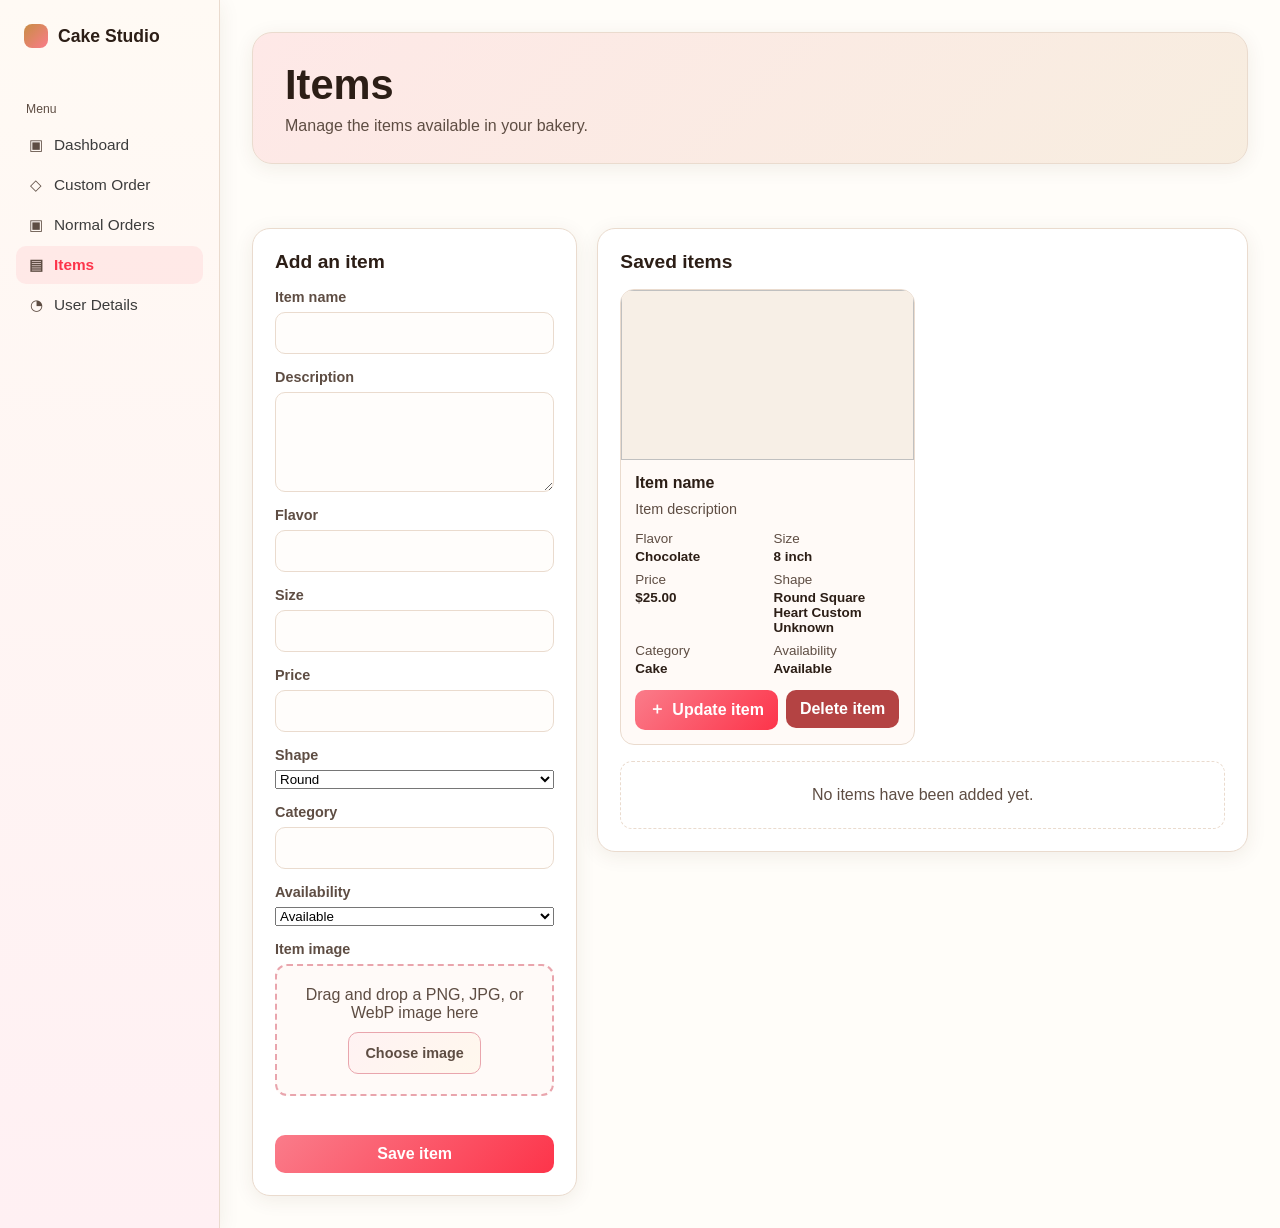
<file: src/main/java/com/example/cake/Admin/static/item.html>
<!DOCTYPE html>
<html lang="en" xmlns:th="http://www.thymeleaf.org">
<head>
  <meta charset="UTF-8">
  <meta name="viewport" content="width=device-width, initial-scale=1.0">
  <title>Items | Cake Studio Admin</title>
  <style>
    :root {
      --bg: #fffdf9;
      --heading: #2c1e16;
      --muted: #5e4d43;
      --line: #eadbce;
      --shadow: 0 4px 20px rgba(78, 48, 25, 0.08);
    }

    * {
      box-sizing: border-box;
    }

    body {
      margin: 0;
      background: var(--bg);
      color: var(--heading);
      font-family: "Plus Jakarta Sans", Arial, sans-serif;
    }

    .admin-layout {
      display: flex;
      min-height: 100vh;
    }

    .sidebar {
      width: 220px;
      min-width: 220px;
      min-height: 100vh;
      background: linear-gradient(180deg, #fffaf4 0%, #fff0f3 100%);
      border-right: 1px solid var(--line);
      padding: 18px 16px 24px;
      display: flex;
      flex-direction: column;
      box-shadow: var(--shadow);
    }

    .brand {
      display: flex;
      align-items: center;
      gap: 10px;
      padding: 6px 8px 18px;
      color: var(--heading);
      font-size: 1.1rem;
      font-weight: 700;
      text-decoration: none;
    }

    .brand-mark {
      width: 24px;
      height: 24px;
      border-radius: 8px;
      background: linear-gradient(135deg, #c88d44, #fa7c8a);
    }

    .nav-section {
      margin-top: 14px;
      padding-top: 10px;
    }

    .nav-title {
      margin: 12px 10px 10px;
      color: var(--muted);
      font-size: 0.76rem;
    }

    .nav-item {
      display: flex;
      align-items: center;
      gap: 10px;
      padding: 10px 12px;
      margin: 2px 0;
      border-radius: 10px;
      color: #3c3c3c;
      font-size: 0.96rem;
      text-decoration: none;
    }

    .nav-item:hover,
    .nav-item.active {
      background: rgba(250, 124, 138, 0.12);
      color: #fd344a;
    }

    .nav-item.active {
      font-weight: 700;
    }

    .nav-item .icon {
      width: 16px;
      color: var(--muted);
      text-align: center;
    }

    .main {
      flex: 1;
      min-width: 0;
      padding: 32px;
    }

    .page-header {
      padding: 28px 32px;
      background: linear-gradient(135deg, rgba(250, 124, 138, 0.16), rgba(200, 141, 68, 0.14));
      border: 1px solid var(--line);
      border-radius: 20px;
      box-shadow: var(--shadow);
    }

    h1 {
      margin: 0 0 8px;
      font-size: clamp(1.8rem, 4vw, 2.6rem);
    }

    .page-header p {
      margin: 0;
      color: var(--muted);
    }

    .content {
      display: grid;
      grid-template-columns: minmax(280px, 0.8fr) minmax(0, 1.6fr);
      align-items: start;
      gap: 20px;
      margin-top: 22px;
    }

    .panel {
      padding: 22px;
      border: 1px solid var(--line);
      border-radius: 18px;
      background: #fff;
      box-shadow: var(--shadow);
    }

    .panel h2 {
      margin: 0 0 16px;
      font-size: 1.2rem;
    }

    .item-form {
      display: grid;
      gap: 15px;
    }

    .field {
      display: grid;
      gap: 7px;
    }

    .field label {
      color: var(--muted);
      font-size: 0.9rem;
      font-weight: 700;
    }

    .field input,
    .field textarea {
      width: 100%;
      padding: 11px 12px;
      border: 1px solid var(--line);
      border-radius: 10px;
      background: #fffdfb;
      color: var(--heading);
      font: inherit;
    }

    .field textarea {
      min-height: 100px;
      resize: vertical;
    }

    .image-file-input {
      position: absolute;
      width: 1px;
      height: 1px;
      padding: 0;
      overflow: hidden;
      clip: rect(0, 0, 0, 0);
      white-space: nowrap;
      clip-path: inset(50%);
      border: 0;
    }

    .file-picker {
      display: inline-flex;
      align-items: center;
      justify-content: center;
      width: fit-content;
      min-height: 42px;
      padding: 10px 16px;
      border: 1px solid #e9a5ad;
      border-radius: 10px;
      background: linear-gradient(135deg, #fff2f3, #fff8ed);
      color: #a52f42;
      font-weight: 700;
      cursor: pointer;
      transition: transform 0.15s ease, box-shadow 0.15s ease;
    }

    .file-picker:hover {
      transform: translateY(-1px);
      box-shadow: 0 4px 12px rgba(165, 47, 66, 0.14);
    }

    .image-drop-zone {
      display: grid;
      justify-items: center;
      gap: 10px;
      padding: 20px;
      border: 2px dashed #e9a5ad;
      border-radius: 12px;
      background: #fffaf8;
      color: var(--muted);
      text-align: center;
      transition: border-color 0.15s ease, background 0.15s ease;
    }

    .image-drop-zone.drag-over {
      border-color: #fd344a;
      background: #fff0f2;
    }

    .image-drop-zone p {
      margin: 0;
    }

    .image-file-status {
      min-height: 1.2em;
      color: #a52f26;
      font-size: 0.88rem;
    }

    .image-file-input:focus-visible ~ .image-drop-zone .file-picker {
      outline: 3px solid rgba(250, 124, 138, 0.35);
      outline-offset: 2px;
    }

    .image-preview-wrap {
      display: grid;
      gap: 8px;
    }

    .image-preview-wrap[hidden] {
      display: none;
    }

    .image-preview {
      display: block;
      width: 100%;
      max-height: 240px;
      object-fit: contain;
      border: 1px solid var(--line);
      border-radius: 10px;
      background: #fffaf7;
    }

    .remove-image-button {
      justify-self: start;
      padding: 8px 12px;
      border: 1px solid #e6b8b8;
      border-radius: 9px;
      background: #fff4f2;
      color: #a52f26;
      font: inherit;
      font-weight: 700;
      cursor: pointer;
    }

    .remove-image-button:hover {
      background: #ffe7e3;
    }

    .primary-button,
    .delete-button {
      padding: 10px 14px;
      border: 0;
      border-radius: 10px;
      color: #fff;
      font: inherit;
      font-weight: 700;
      cursor: pointer;
    }

    .primary-button {
      background: linear-gradient(135deg, #fa7c8a, #fd344a);
    }

    .delete-button { background: #b44343; }

    .item-actions {
      display: flex;
      flex-wrap: wrap;
      gap: 8px;
    }

    .update-panel {
      margin-top: 14px;
      border-top: 1px solid var(--line);
      padding-top: 12px;
    }

    .item-actions .update-panel {
      margin-top: 0;
      border-top: 0;
      padding-top: 0;
    }

    .update-button {
      display: inline-flex;
      align-items: center;
      justify-content: center;
      min-height: 40px;
      padding: 9px 14px;
      border: 0;
      border-radius: 10px;
      background: linear-gradient(135deg, #fa7c8a, #fd344a);
      color: #fff;
      font: inherit;
      font-weight: 700;
      cursor: pointer;
      list-style: none;
    }

    .update-button::-webkit-details-marker { display: none; }

    .update-button::before {
      content: "＋";
      margin-right: 7px;
    }

    .update-panel[open] .update-button::before { content: "−"; }

    .update-form {
      display: grid;
      gap: 12px;
      margin-top: 14px;
    }

    .update-form .field input,
    .update-form .field textarea {
      padding: 9px 10px;
      font-size: 0.88rem;
    }

    .update-form .field textarea { min-height: 72px; }

    .current-image-note {
      margin: 0;
      color: var(--muted);
      font-size: 0.82rem;
      line-height: 1.4;
    }

    .message {
      margin: 18px 0 0;
      padding: 12px 15px;
      border-radius: 10px;
    }

    .message.success {
      background: #eafaf2;
      color: #16704d;
    }

    .message.error {
      background: #fff0ed;
      color: #a52f26;
    }

    .item-list {
      display: grid;
      grid-template-columns: repeat(auto-fit, minmax(min(100%, 220px), 1fr));
      gap: 16px;
    }

    .item-card {
      overflow: hidden;
      border: 1px solid var(--line);
      border-radius: 14px;
      background: #fffaf7;
    }

    .item-image {
      display: block;
      width: 100%;
      height: 170px;
      object-fit: cover;
      background: #f7efe6;
    }

    .item-details { padding: 14px; }
    .item-details h3 { margin: 0 0 7px; font-size: 1rem; }
    .item-details p {
      margin: 0 0 10px;
      color: var(--muted);
      font-size: 0.9rem;
      line-height: 1.5;
      overflow-wrap: anywhere;
    }

    .item-meta {
      display: grid;
      grid-template-columns: 1fr 1fr;
      gap: 8px 12px;
      margin: 0 0 14px;
      font-size: 0.84rem;
    }

    .item-meta div { min-width: 0; }
    .item-meta dt { color: var(--muted); }
    .item-meta dd {
      margin: 3px 0 0;
      font-weight: 700;
      overflow-wrap: anywhere;
    }

    .empty-state {
      grid-column: 1 / -1;
      margin: 0;
      padding: 24px;
      border: 1px dashed var(--line);
      border-radius: 12px;
      color: var(--muted);
      text-align: center;
    }

    @media (max-width: 820px) {
      .admin-layout {
        flex-direction: column;
      }

      .sidebar {
        width: 100%;
        min-width: 0;
        min-height: 0;
        border-right: 0;
        border-bottom: 1px solid var(--line);
        padding: 12px 14px;
      }

      .nav-section {
        display: flex;
        flex-wrap: wrap;
        align-items: center;
        gap: 4px;
        margin: 0;
        padding: 0;
      }

      .nav-title {
        display: none;
      }

      .main {
        padding: 20px 14px;
      }

      .content {
        grid-template-columns: 1fr;
      }

      .page-header {
        padding: 24px 20px;
      }
    }
  </style>
</head>
<body>
  <div class="admin-layout">
    <aside class="sidebar" aria-label="Admin navigation">
      <a class="brand" href="/dashboard">
        <span class="brand-mark" aria-hidden="true"></span>
        <span>Cake Studio</span>
      </a>
      <nav class="nav-section" aria-label="Admin pages">
        <div class="nav-title">Menu</div>
        <a class="nav-item" href="/dashboard"><span class="icon">▣</span>Dashboard</a>
        <a class="nav-item" href="/custome_order"><span class="icon">◇</span>Custom Order</a>
        <a class="nav-item" href="/normal_orders"><span class="icon">▣</span>Normal Orders</a>
        <a class="nav-item active" href="/item" aria-current="page"><span class="icon">▤</span>Items</a>
        <a class="nav-item" href="/user_details"><span class="icon">◔</span>User Details</a>
      </nav>
    </aside>
    <main class="main">
      <header class="page-header">
        <h1>Items</h1>
        <p>Manage the items available in your bakery.</p>
      </header>
<!--  Display item message -->
      <div class="message"
           th:if="${itemMessage}"
           th:classappend="${itemMessageType}"
           th:text="${itemMessage}"
           role="status"></div>
<!--Add Item Form-->
      <section class="content" aria-label="Item management">
        <section class="panel" aria-labelledby="add-item-heading">
          <h2 id="add-item-heading">Add an item</h2>
          <form class="item-form"
                th:action="@{/admin/items/upload}"
                method="post"
                enctype="multipart/form-data">
            <div class="field">
              <label for="item-name">Item name</label>
              <input id="item-name" name="name" type="text" maxlength="120" required>
            </div>
            <div class="field">
              <label for="item-description">Description</label>
              <textarea id="item-description" name="description" maxlength="1000" required></textarea>
            </div>
            <div class="field">
              <label for="item-flavor">Flavor</label>
              <input id="item-flavor" name="flavor" type="text" maxlength="80" required>
            </div>
            <div class="field">
              <label for="item-size">Size</label>
              <input id="item-size" name="size" type="text" maxlength="80" required>
            </div>
            <div class="field">
              <label for="item-price">Price</label>
              <input id="item-price" name="price" type="number" min="0" step="0.01" required>
            </div>
            <div class="field">
              <label for="item-shape">Shape</label>
              <select id="item-shape" name="shape" required>
                <option value="0">Round</option>
                <option value="1">Square</option>
                <option value="2">Heart</option>
                <option value="3">Custom</option>
              </select>
            </div>
            <div class="field">
              <label for="item-category">Category</label>
              <input id="item-category" name="category" type="text" maxlength="80" required>
            </div>
            <div class="field">
              <label for="item-availability">Availability</label>
              <select id="item-availability" name="availability" required>
                <option value="Available">Available</option>
                <option value="Unavailable">Unavailable</option>
              </select>
            </div>
            <div class="field">
              <label for="item-image">Item image</label>
              <input id="item-image" class="image-file-input" name="imageFile" type="file" accept="image/png,image/jpeg,image/webp" aria-describedby="item-image-preview" required>
              <div id="item-image-drop-zone" class="image-drop-zone">
                <p>Drag and drop a PNG, JPG, or WebP image here</p>
                <label class="file-picker" for="item-image">Choose image</label>
              </div>
              <span id="item-image-status" class="image-file-status" role="status" aria-live="polite"></span>
              <div id="item-image-preview" class="image-preview-wrap" hidden>
                <img class="image-preview" alt="Selected item image preview">
                <button id="remove-item-image" class="remove-image-button" type="button">Remove image</button>
              </div>
            </div>
            <button class="primary-button" type="submit">Save item</button>
          </form>
        </section>
<!-- Show saved items -->
        <section class="panel" aria-labelledby="saved-items-heading">
          <h2 id="saved-items-heading">Saved items</h2>
          <div class="item-list">
            <article class="item-card" th:each="item : ${items}">
              <img class="item-image" th:src="${item.imageUrl}" th:alt="${item.name}">
              <div class="item-details">
                <h3 th:text="${item.name}">Item name</h3>
                <p th:text="${item.description}">Item description</p>
                <dl class="item-meta">
                  <div><dt>Flavor</dt><dd th:text="${item.flavor} ?: 'Not specified'">Chocolate</dd></div>
                  <div><dt>Size</dt><dd th:text="${item.size} ?: 'Not specified'">8 inch</dd></div>
                  <div><dt>Price</dt><dd th:text="${'$' + #numbers.formatDecimal(item.price, 1, 2)}">$25.00</dd></div>
                  <div>
                    <dt>Shape</dt>
                    <dd>
                      <span th:switch="${item.shape}">
                        <span th:case="0">Round</span>
                        <span th:case="1">Square</span>
                        <span th:case="2">Heart</span>
                        <span th:case="3">Custom</span>
                        <span th:case="*">Unknown</span>
                      </span>
                    </dd>
                  </div>
                  <div><dt>Category</dt><dd th:text="${item.category} ?: 'Cake'">Cake</dd></div>
                  <div><dt>Availability</dt><dd th:text="${item.availability} ?: 'Available'">Available</dd></div>
                </dl>
                <div class="item-actions">
                  <details class="update-panel">
                    <summary class="update-button">Update item</summary>
                    <form class="update-form"
                          th:action="@{/admin/items/update}"
                          method="post"
                          enctype="multipart/form-data">
                      <input type="hidden" name="id" th:value="${item.id}">
                      <div class="field">
                        <label th:for="${'edit-name-' + item.id}">Item name</label>
                        <input th:id="${'edit-name-' + item.id}" name="name" th:value="${item.name}" maxlength="120" required>
                      </div>
                      <div class="field">
                        <label th:for="${'edit-description-' + item.id}">Description</label>
                        <textarea th:id="${'edit-description-' + item.id}" name="description" th:text="${item.description}" maxlength="1000" required></textarea>
                      </div>
                      <div class="field">
                        <label th:for="${'edit-flavor-' + item.id}">Flavor</label>
                        <input th:id="${'edit-flavor-' + item.id}" name="flavor" th:value="${item.flavor}" maxlength="80" required>
                      </div>
                      <div class="field">
                        <label th:for="${'edit-size-' + item.id}">Size</label>
                        <input th:id="${'edit-size-' + item.id}" name="size" th:value="${item.size}" maxlength="80" required>
                      </div>
                      <div class="field">
                        <label th:for="${'edit-price-' + item.id}">Price</label>
                        <input th:id="${'edit-price-' + item.id}" name="price" type="number" min="0" step="0.01" th:value="${item.price}" required>
                      </div>
                      <div class="field">
                        <label th:for="${'edit-shape-' + item.id}">Shape</label>
                        <select th:id="${'edit-shape-' + item.id}" name="shape" required>
                          <option value="0" th:selected="${item.shape == 0}">Round</option>
                          <option value="1" th:selected="${item.shape == 1}">Square</option>
                          <option value="2" th:selected="${item.shape == 2}">Heart</option>
                          <option value="3" th:selected="${item.shape == 3}">Custom</option>
                        </select>
                      </div>
                      <div class="field">
                        <label th:for="${'edit-category-' + item.id}">Category</label>
                        <input th:id="${'edit-category-' + item.id}" name="category" th:value="${item.category}" maxlength="80" required>
                      </div>
                      <div class="field">
                        <label th:for="${'edit-availability-' + item.id}">Availability</label>
                        <select th:id="${'edit-availability-' + item.id}" name="availability" required>
                          <option value="Available" th:selected="${item.availability == 'Available'}">Available</option>
                          <option value="Unavailable" th:selected="${item.availability == 'Unavailable'}">Unavailable</option>
                        </select>
                      </div>
                      <div class="field">
                        <label th:for="${'edit-image-' + item.id}">Replace image (optional)</label>
                        <p class="current-image-note">Leave empty to keep the current image.</p>
                        <input th:id="${'edit-image-' + item.id}" name="imageFile" type="file" accept="image/png,image/jpeg,image/webp">
                      </div>
                      <button class="primary-button" type="submit">Save changes</button>
                    </form>
                  </details>
                  <form th:action="@{/admin/items/delete}" method="post">
                    <input type="hidden" name="id" th:value="${item.id}">
                    <button class="delete-button" type="submit">Delete item</button>
                  </form>
                </div>
              </div>
            </article>
            <p class="empty-state" th:if="${#lists.isEmpty(items)}">No items have been added yet.</p>
          </div>
        </section>
      </section>
    </main>
  </div>
  <script>
    const itemImageInput = document.getElementById('item-image');
    const itemImagePreview = document.getElementById('item-image-preview');
    const itemImagePreviewImage = itemImagePreview.querySelector('img');
    const removeItemImageButton = document.getElementById('remove-item-image');
    const itemImageDropZone = document.getElementById('item-image-drop-zone');
    const itemImageStatus = document.getElementById('item-image-status');
    const acceptedImageTypes = ['image/png', 'image/jpeg', 'image/webp'];
    let previewObjectUrl;

    function showItemImagePreview(imageFile) {
      if (previewObjectUrl) URL.revokeObjectURL(previewObjectUrl);
      previewObjectUrl = URL.createObjectURL(imageFile);
      itemImagePreviewImage.src = previewObjectUrl;
      itemImagePreview.hidden = false;
      itemImageStatus.textContent = '';
    }

    function clearItemImagePreview() {
      if (previewObjectUrl) URL.revokeObjectURL(previewObjectUrl);
      previewObjectUrl = undefined;
      itemImageInput.value = '';
      itemImagePreviewImage.removeAttribute('src');
      itemImagePreview.hidden = true;
      itemImageStatus.textContent = '';
    }

    itemImageInput.addEventListener('change', () => {
      const imageFile = itemImageInput.files[0];
      if (!imageFile) {
        clearItemImagePreview();
        return;
      }

      showItemImagePreview(imageFile);
    });

    itemImageDropZone.addEventListener('dragover', event => {
      event.preventDefault();
      itemImageDropZone.classList.add('drag-over');
    });

    itemImageDropZone.addEventListener('dragleave', event => {
      if (!itemImageDropZone.contains(event.relatedTarget)) {
        itemImageDropZone.classList.remove('drag-over');
      }
    });

    itemImageDropZone.addEventListener('drop', event => {
      event.preventDefault();
      itemImageDropZone.classList.remove('drag-over');

      const imageFile = event.dataTransfer.files[0];
      if (!imageFile) return;
      if (!acceptedImageTypes.includes(imageFile.type)) {
        itemImageStatus.textContent = 'Choose a PNG, JPG, or WebP image.';
        return;
      }

      const transfer = new DataTransfer();
      transfer.items.add(imageFile);
      itemImageInput.files = transfer.files;
      showItemImagePreview(imageFile);
    });

    removeItemImageButton.addEventListener('click', clearItemImagePreview);

    window.addEventListener('pagehide', () => {
      if (previewObjectUrl) URL.revokeObjectURL(previewObjectUrl);
    });
  </script>
</body>
</html>
</file>
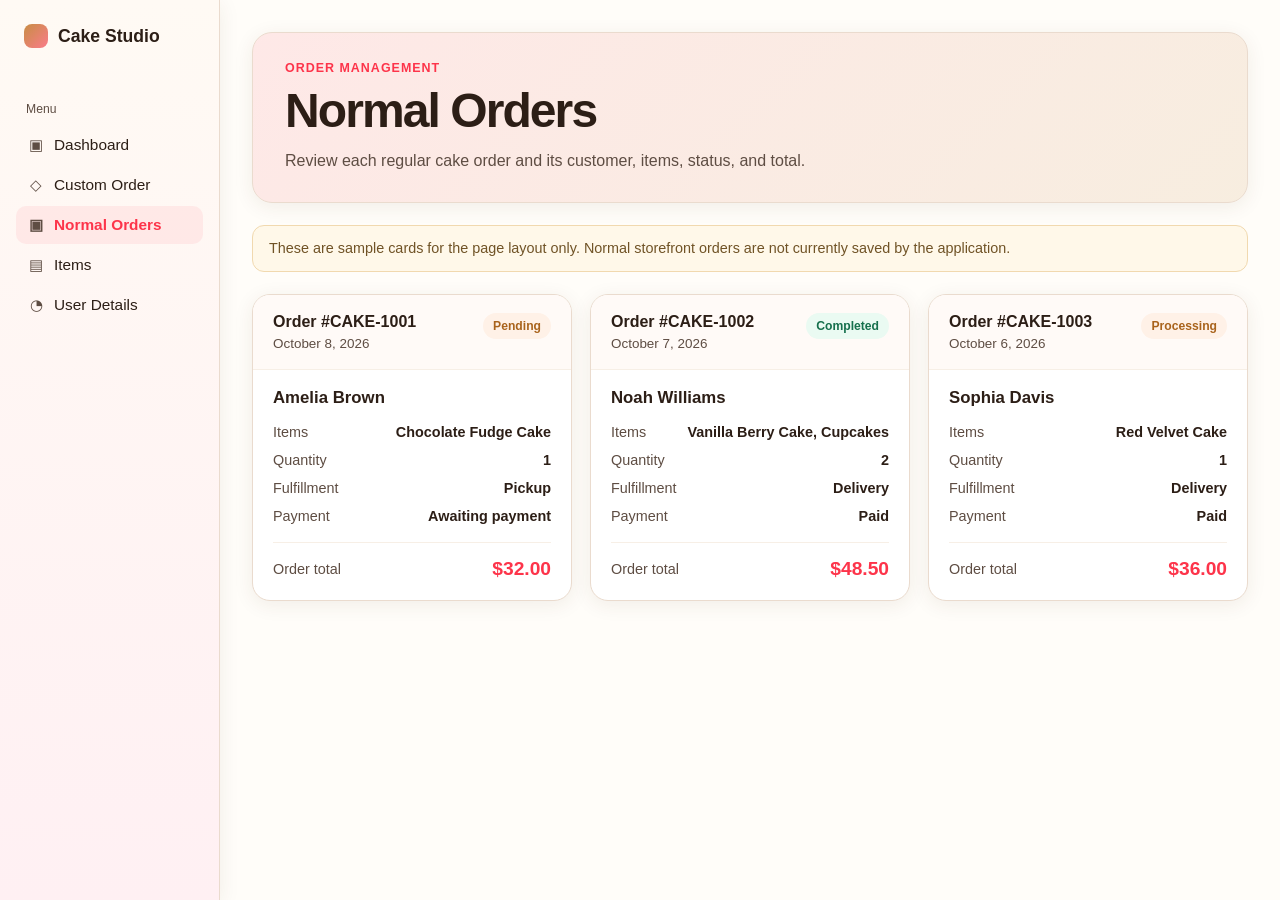
<file: src/main/java/com/example/cake/Admin/static/normal_order.html>
<!DOCTYPE html>
<html lang="en">
<head>
  <meta charset="UTF-8">
  <meta name="viewport" content="width=device-width, initial-scale=1.0">
  <title>Normal Orders | Cake Studio Admin</title>
  <style>
    :root {
      --bg: #fffdf9;
      --heading: #2c1e16;
      --muted: #5e4d43;
      --line: #eadbce;
      --soft-line: #f7efe6;
      --accent: #fa7c8a;
      --accent-deep: #fd344a;
      --gold: #c88d44;
      --shadow: 0 4px 20px rgba(78, 48, 25, 0.08);
    }

    * { box-sizing: border-box; }

    body {
      margin: 0;
      background: var(--bg);
      color: var(--heading);
      font-family: "Plus Jakarta Sans", Arial, sans-serif;
    }

    .dashboard-shell {
      display: flex;
      min-height: 100vh;
    }

    .sidebar {
      width: 220px;
      min-width: 220px;
      min-height: 100vh;
      padding: 18px 16px 24px;
      display: flex;
      flex-direction: column;
      background: linear-gradient(180deg, #fffaf4 0%, #fff0f3 100%);
      border-right: 1px solid var(--line);
      box-shadow: var(--shadow);
    }

    .brand {
      display: flex;
      align-items: center;
      gap: 10px;
      padding: 6px 8px 18px;
      color: var(--heading);
      font-size: 1.1rem;
      font-weight: 700;
      text-decoration: none;
    }

    .brand-mark {
      width: 24px;
      height: 24px;
      border-radius: 8px;
      background: linear-gradient(135deg, var(--gold), var(--accent));
    }

    .nav-section {
      margin-top: 14px;
      padding-top: 10px;
    }

    .nav-title {
      margin: 12px 10px 10px;
      color: var(--muted);
      font-size: 0.76rem;
    }

    .nav-item {
      display: flex;
      align-items: center;
      gap: 10px;
      margin: 2px 0;
      padding: 10px 12px;
      border-radius: 10px;
      color: var(--heading);
      font-size: 0.96rem;
      text-decoration: none;
    }

    .nav-item:hover,
    .nav-item.active {
      background: rgba(250, 124, 138, 0.12);
      color: var(--accent-deep);
    }

    .nav-item.active { font-weight: 700; }
    .nav-item .icon { width: 16px; color: var(--muted); text-align: center; }

    .main {
      flex: 1;
      min-width: 0;
      padding: 32px;
    }

    .page-header {
      margin-bottom: 22px;
      padding: 28px 32px;
      border: 1px solid var(--line);
      border-radius: 20px;
      background: linear-gradient(135deg, rgba(250, 124, 138, 0.16), rgba(200, 141, 68, 0.14));
      box-shadow: var(--shadow);
    }

    .eyebrow {
      margin: 0 0 8px;
      color: var(--accent-deep);
      font-size: 0.78rem;
      font-weight: 700;
      letter-spacing: 0.08em;
      text-transform: uppercase;
    }

    h1 {
      margin: 0;
      font-size: clamp(2rem, 4vw, 3rem);
      letter-spacing: -0.04em;
    }

    .page-header p:last-child {
      margin: 10px 0 0;
      color: var(--muted);
      line-height: 1.6;
    }

    .sample-note {
      margin: 0 0 22px;
      padding: 12px 16px;
      border: 1px solid #f1d9af;
      border-radius: 12px;
      background: #fff8e9;
      color: #705326;
      font-size: 0.9rem;
      line-height: 1.5;
    }

    .order-grid {
      display: grid;
      grid-template-columns: repeat(auto-fit, minmax(min(100%, 310px), 1fr));
      gap: 18px;
    }

    .order-card {
      overflow: hidden;
      border: 1px solid var(--line);
      border-radius: 18px;
      background: #fff;
      box-shadow: var(--shadow);
    }

    .card-top {
      display: flex;
      align-items: flex-start;
      justify-content: space-between;
      gap: 12px;
      padding: 18px 20px;
      border-bottom: 1px solid var(--soft-line);
      background: #fffaf7;
    }

    .order-number {
      margin: 0;
      font-size: 1rem;
      font-weight: 700;
    }

    .order-date {
      margin: 5px 0 0;
      color: var(--muted);
      font-size: 0.84rem;
    }

    .status {
      flex: 0 0 auto;
      padding: 6px 10px;
      border-radius: 999px;
      background: #fff1e7;
      color: #a9631c;
      font-size: 0.76rem;
      font-weight: 700;
    }

    .status.completed {
      background: #eafaf2;
      color: #16704d;
    }

    .card-content { padding: 18px 20px 20px; }

    .customer {
      margin: 0 0 16px;
      font-size: 1.05rem;
      font-weight: 700;
    }

    .details {
      display: grid;
      gap: 12px;
      margin: 0;
    }

    .detail-row {
      display: flex;
      justify-content: space-between;
      gap: 16px;
      color: var(--muted);
      font-size: 0.9rem;
    }

    .detail-row dt { margin: 0; }
    .detail-row dd { margin: 0; color: var(--heading); font-weight: 600; text-align: right; }

    .card-total {
      display: flex;
      align-items: center;
      justify-content: space-between;
      margin-top: 18px;
      padding-top: 15px;
      border-top: 1px solid var(--soft-line);
    }

    .card-total span { color: var(--muted); font-size: 0.9rem; }
    .card-total strong { color: var(--accent-deep); font-size: 1.2rem; }

    @media (max-width: 820px) {
      .dashboard-shell { flex-direction: column; }
      .sidebar {
        width: 100%;
        min-width: 0;
        min-height: 0;
        padding: 12px 14px;
        border-right: 0;
        border-bottom: 1px solid var(--line);
      }
      .nav-section { display: flex; flex-wrap: wrap; align-items: center; gap: 4px; margin: 0; padding: 0; }
      .nav-title { display: none; }
      .main { padding: 18px 14px; }
      .page-header { padding: 22px 20px; }
    }
  </style>
</head>
<body>
  <div class="dashboard-shell">
    <aside class="sidebar" aria-label="Admin navigation">
      <a class="brand" href="/dashboard">
        <span class="brand-mark" aria-hidden="true"></span>
        <span>Cake Studio</span>
      </a>
      <nav class="nav-section" aria-label="Admin pages">
        <div class="nav-title">Menu</div>
        <a class="nav-item" href="/dashboard"><span class="icon">▣</span>Dashboard</a>
        <a class="nav-item" href="/custome_order"><span class="icon">◇</span>Custom Order</a>
        <a class="nav-item active" href="/normal_orders" aria-current="page"><span class="icon">▣</span>Normal Orders</a>
        <a class="nav-item" href="/item"><span class="icon">▤</span>Items</a>
        <a class="nav-item" href="/user_details"><span class="icon">◔</span>User Details</a>
      </nav>
    </aside>

    <main class="main">
      <header class="page-header">
        <p class="eyebrow">Order management</p>
        <h1>Normal Orders</h1>
        <p>Review each regular cake order and its customer, items, status, and total.</p>
      </header>

      <p class="sample-note" role="note">
        These are sample cards for the page layout only. Normal storefront orders are not currently saved by the application.
      </p>

      <section class="order-grid" aria-label="Sample normal orders">
        <article class="order-card">
          <header class="card-top">
            <div>
              <h2 class="order-number">Order #CAKE-1001</h2>
              <p class="order-date"><time datetime="2026-10-08">October 8, 2026</time></p>
            </div>
            <span class="status">Pending</span>
          </header>
          <div class="card-content">
            <p class="customer">Amelia Brown</p>
            <dl class="details">
              <div class="detail-row"><dt>Items</dt><dd>Chocolate Fudge Cake</dd></div>
              <div class="detail-row"><dt>Quantity</dt><dd>1</dd></div>
              <div class="detail-row"><dt>Fulfillment</dt><dd>Pickup</dd></div>
              <div class="detail-row"><dt>Payment</dt><dd>Awaiting payment</dd></div>
            </dl>
            <div class="card-total"><span>Order total</span><strong>$32.00</strong></div>
          </div>
        </article>

        <article class="order-card">
          <header class="card-top">
            <div>
              <h2 class="order-number">Order #CAKE-1002</h2>
              <p class="order-date"><time datetime="2026-10-07">October 7, 2026</time></p>
            </div>
            <span class="status completed">Completed</span>
          </header>
          <div class="card-content">
            <p class="customer">Noah Williams</p>
            <dl class="details">
              <div class="detail-row"><dt>Items</dt><dd>Vanilla Berry Cake, Cupcakes</dd></div>
              <div class="detail-row"><dt>Quantity</dt><dd>2</dd></div>
              <div class="detail-row"><dt>Fulfillment</dt><dd>Delivery</dd></div>
              <div class="detail-row"><dt>Payment</dt><dd>Paid</dd></div>
            </dl>
            <div class="card-total"><span>Order total</span><strong>$48.50</strong></div>
          </div>
        </article>

        <article class="order-card">
          <header class="card-top">
            <div>
              <h2 class="order-number">Order #CAKE-1003</h2>
              <p class="order-date"><time datetime="2026-10-06">October 6, 2026</time></p>
            </div>
            <span class="status">Processing</span>
          </header>
          <div class="card-content">
            <p class="customer">Sophia Davis</p>
            <dl class="details">
              <div class="detail-row"><dt>Items</dt><dd>Red Velvet Cake</dd></div>
              <div class="detail-row"><dt>Quantity</dt><dd>1</dd></div>
              <div class="detail-row"><dt>Fulfillment</dt><dd>Delivery</dd></div>
              <div class="detail-row"><dt>Payment</dt><dd>Paid</dd></div>
            </dl>
            <div class="card-total"><span>Order total</span><strong>$36.00</strong></div>
          </div>
        </article>
      </section>
    </main>
  </div>
</body>
</html>
</file>
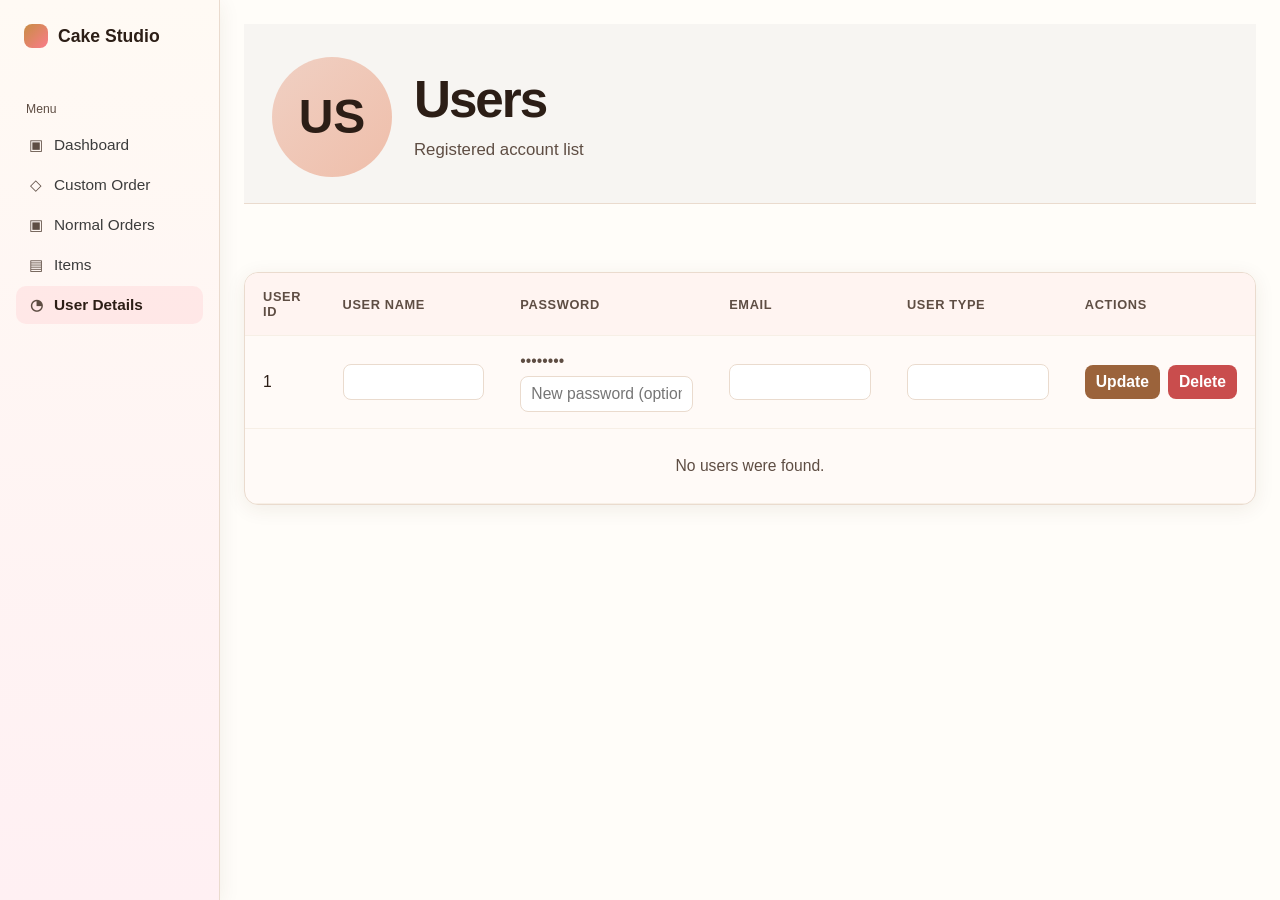
<file: src/main/java/com/example/cake/Admin/static/user_details.html>
<!DOCTYPE html>
<html lang="en" xmlns:th="http://www.thymeleaf.org">
<head>
  <meta charset="UTF-8">
  <meta name="viewport" content="width=device-width, initial-scale=1.0">
  <title>User Details | Cake Studio Admin</title>
  <style>
    :root {
      --bg: #fffdf9;
      --heading: #2c1e16;
      --muted: #5e4d43;
      --line: #eadbce;
      --soft-line: #f7efe6;
      --shadow: 0 4px 20px rgba(78, 48, 25, 0.08);
    }

    * { box-sizing: border-box; }

    body {
      margin: 0;
      font-family: "Plus Jakarta Sans", Arial, sans-serif;
      background: var(--bg);
      color: var(--heading);
    }

    .dashboard-shell {
      display: flex;
      min-height: 100vh;
    }

    .sidebar {
      width: 220px;
      min-width: 220px;
      min-height: 100vh;
      background: linear-gradient(180deg, #fffaf4 0%, #fff0f3 100%);
      border-right: 1px solid var(--line);
      padding: 18px 16px 24px;
      display: flex;
      flex-direction: column;
      box-shadow: var(--shadow);
    }

    .brand {
      display: flex;
      align-items: center;
      gap: 10px;
      padding: 6px 8px 18px;
      color: var(--heading);
      font-size: 1.1rem;
      font-weight: 700;
      text-decoration: none;
    }

    .brand-mark {
      width: 24px;
      height: 24px;
      border-radius: 8px;
      background: linear-gradient(135deg, #c88d44, #fa7c8a);
    }

    .nav-section {
      margin-top: 14px;
      padding-top: 10px;
    }

    .nav-title {
      margin: 12px 10px 10px;
      color: var(--muted);
      font-size: 0.76rem;
    }

    .nav-item {
      display: flex;
      align-items: center;
      gap: 10px;
      padding: 10px 12px;
      margin: 2px 0;
      border-radius: 10px;
      color: #3c3c3c;
      font-size: 0.96rem;
      text-decoration: none;
    }

    .nav-item:hover,
    .nav-item.active {
      background: rgba(250, 124, 138, 0.12);
      color: var(--accent-deep);
    }

    .nav-item.active {
      font-weight: 700;
    }

    .nav-item .icon {
      width: 16px;
      color: var(--muted);
      text-align: center;
    }

    .main {
      flex: 1;
      min-width: 0;
      padding: 24px;
    }

    .page-header {
      display: flex;
      align-items: center;
      gap: 22px;
      padding: 32px 28px 26px;
      background: #f7f5f2;
      border-bottom: 1px solid var(--line);
      min-height: 180px;
    }

    .avatar {
      width: 120px;
      height: 120px;
      min-width: 120px;
      border-radius: 50%;
      background: linear-gradient(135deg, #f0d0c3, #efbeaa);
      color: var(--heading);
      display: flex;
      align-items: center;
      justify-content: center;
      font-size: 3rem;
      font-weight: 800;
    }

    .header-copy h1 {
      margin: 0;
      font-size: clamp(2.4rem, 4vw, 4rem);
      line-height: 1.05;
      letter-spacing: -0.04em;
    }

    .header-copy p {
      margin: 14px 0 0;
      font-size: 1.05rem;
      color: var(--muted);
    }

    .content {
      padding-top: 28px;
    }

    .table-wrap {
      overflow-x: auto;
      background: #fffaf7;
      border: 1px solid var(--line);
      border-radius: 14px;
      box-shadow: var(--shadow);
    }

    table {
      width: 100%;
      min-width: 700px;
      border-collapse: collapse;
    }

    th, td {
      padding: 16px 18px;
      text-align: left;
      border-bottom: 1px solid var(--soft-line);
      font-size: 0.98rem;
    }

    th {
      background: #fff4f1;
      color: var(--muted);
      font-size: 0.8rem;
      text-transform: uppercase;
      letter-spacing: 0.05em;
    }

    tbody tr:hover {
      background: rgba(250, 124, 138, 0.04);
    }

    .status-tag {
      display: inline-block;
      padding: 6px 10px;
      border-radius: 999px;
      background: rgba(31, 157, 106, 0.12);
      color: #16704d;
      font-size: 0.75rem;
      font-weight: 700;
    }

    .user-field {
      width: 100%;
      min-width: 110px;
      padding: 8px 10px;
      border: 1px solid var(--line);
      border-radius: 8px;
      background: #fff;
      color: var(--heading);
      font: inherit;
    }

    .password-cell {
      min-width: 190px;
    }

    .password-cell span {
      display: block;
      margin-bottom: 6px;
      color: var(--muted);
    }

    .actions {
      display: flex;
      gap: 8px;
      align-items: center;
    }

    .action-button {
      padding: 8px 11px;
      border: 0;
      border-radius: 8px;
      color: #fff;
      font: inherit;
      font-weight: 700;
      cursor: pointer;
    }

    .update-button { background: #9b633b; }
    .delete-button { background: #c94d4d; }

    .message {
      margin-bottom: 16px;
      padding: 12px 16px;
      border-radius: 10px;
    }

    .message.success {
      background: #e8f5ed;
      color: #17663a;
    }

    .message.error {
      background: #fff0ed;
      color: #a52f26;
    }

    .empty-state {
      padding: 28px;
      color: var(--muted);
      text-align: center;
    }

    @media (max-width: 820px) {
      .dashboard-shell { flex-direction: column; }
      .sidebar { width: 100%; min-width: 0; min-height: 0; border-right: 0; border-bottom: 1px solid var(--line); padding: 12px 14px; }
      .nav-section { display: flex; flex-wrap: wrap; align-items: center; gap: 4px; margin: 0; padding: 0; }
      .nav-title { display: none; }
      .main { padding: 16px 14px; }
      .page-header { min-height: 0; padding: 24px 18px; }
      .avatar { width: 90px; height: 90px; min-width: 90px; font-size: 2.3rem; }
      .header-copy h1 { font-size: 2.3rem; }
      .content { padding-top: 18px; }
    }
  </style>
</head>
<body>
  <div class="dashboard-shell">
    <aside class="sidebar" aria-label="Admin navigation">
      <a class="brand" href="/dashboard">
        <span class="brand-mark" aria-hidden="true"></span>
        <span>Cake Studio</span>
      </a>
      <nav class="nav-section" aria-label="Admin pages">
        <div class="nav-title">Menu</div>
        <a class="nav-item" href="/dashboard"><span class="icon">▣</span>Dashboard</a>
        <a class="nav-item" href="/custome_order"><span class="icon">◇</span>Custom Order</a>
        <a class="nav-item" href="/normal_orders"><span class="icon">▣</span>Normal Orders</a>
        <a class="nav-item" href="/item"><span class="icon">▤</span>Items</a>
        <a class="nav-item active" href="/user_details" aria-current="page"><span class="icon">◔</span>User Details</a>
      </nav>
    </aside>
    <main class="main">
      <header class="page-header">
        <div class="avatar" aria-hidden="true">US</div>
        <div class="header-copy">
          <h1>Users</h1>
          <p>Registered account list</p>
        </div>
      </header>

      <section class="content" aria-label="Registered users">
        <div class="message"
             th:if="${userMessage}"
             th:classappend="${userMessageType}"
             th:text="${userMessage}"
             role="status"></div>
        <div class="table-wrap">
          <table>
            <thead>
              <tr>
                <th scope="col">User ID</th>
                <th scope="col">User Name</th>
                <th scope="col">Password</th>
                <th scope="col">Email</th>
                <th scope="col">User Type</th>
                <th scope="col">Actions</th>
              </tr>
            </thead>
            <tbody>
              <!-- Iterate over the list of users and display their details in the table -->
              <tr th:each="user : ${users}">
                <!-- Display the user ID in the first column -->
                <td th:text="${user.id}">1</td>
                <td>
                  <input class="user-field"
                         type="text"
                         name="name"
                         th:value="${user.name}"
                         th:attr="form='update-user-' + ${user.id}"
                         aria-label="User name"
                         required>
                </td>
                <!-- Display the user's password in a hidden format -->
                <td class="password-cell">
                  <span aria-label="Current password hidden">••••••••</span>
                  <input class="user-field"
                         type="password"
                         name="password"
                         th:attr="form='update-user-' + ${user.id}"
                         placeholder="New password (optional)"
                         aria-label="New password">
                </td>
                <!-- Display the user's email -->
                <td>
                  <input class="user-field"
                         type="email"
                         name="email"
                         th:value="${user.email}"
                         th:attr="form='update-user-' + ${user.id}"
                         aria-label="Email"
                         required>
                </td>
                <!-- Display the user's type -->
                <td>
                  <input class="user-field"
                         type="text"
                         name="user_type"
                         th:value="${user.user_type}"
                         th:attr="form='update-user-' + ${user.id}"
                         aria-label="User type"
                         required>
                </td>
                <!-- Display action buttons for updating or deleting the user -->
                <td>
                  <div class="actions">
                    <form th:id="'update-user-' + ${user.id}" th:action="@{/update_user}" method="post">
                      <input type="hidden" name="id" th:value="${user.id}">
                      <button class="action-button update-button" type="submit">Update</button>
                    </form>

                    <form th:action="@{/delete_user}" method="post">
                      <input type="hidden" name="id" th:value="${user.id}">
                      <button class="action-button delete-button" type="submit">Delete</button>
                    </form>
                  </div>
                </td>
              </tr>
              <!-- Display a message if there are no users found -->
              <tr th:if="${#lists.isEmpty(users)}">
                <td class="empty-state" colspan="6">No users were found.</td>
              </tr>
            </tbody>
          </table>
        </div>
      </section>
    </main>
  </div>
</body>
</html>
</file>
